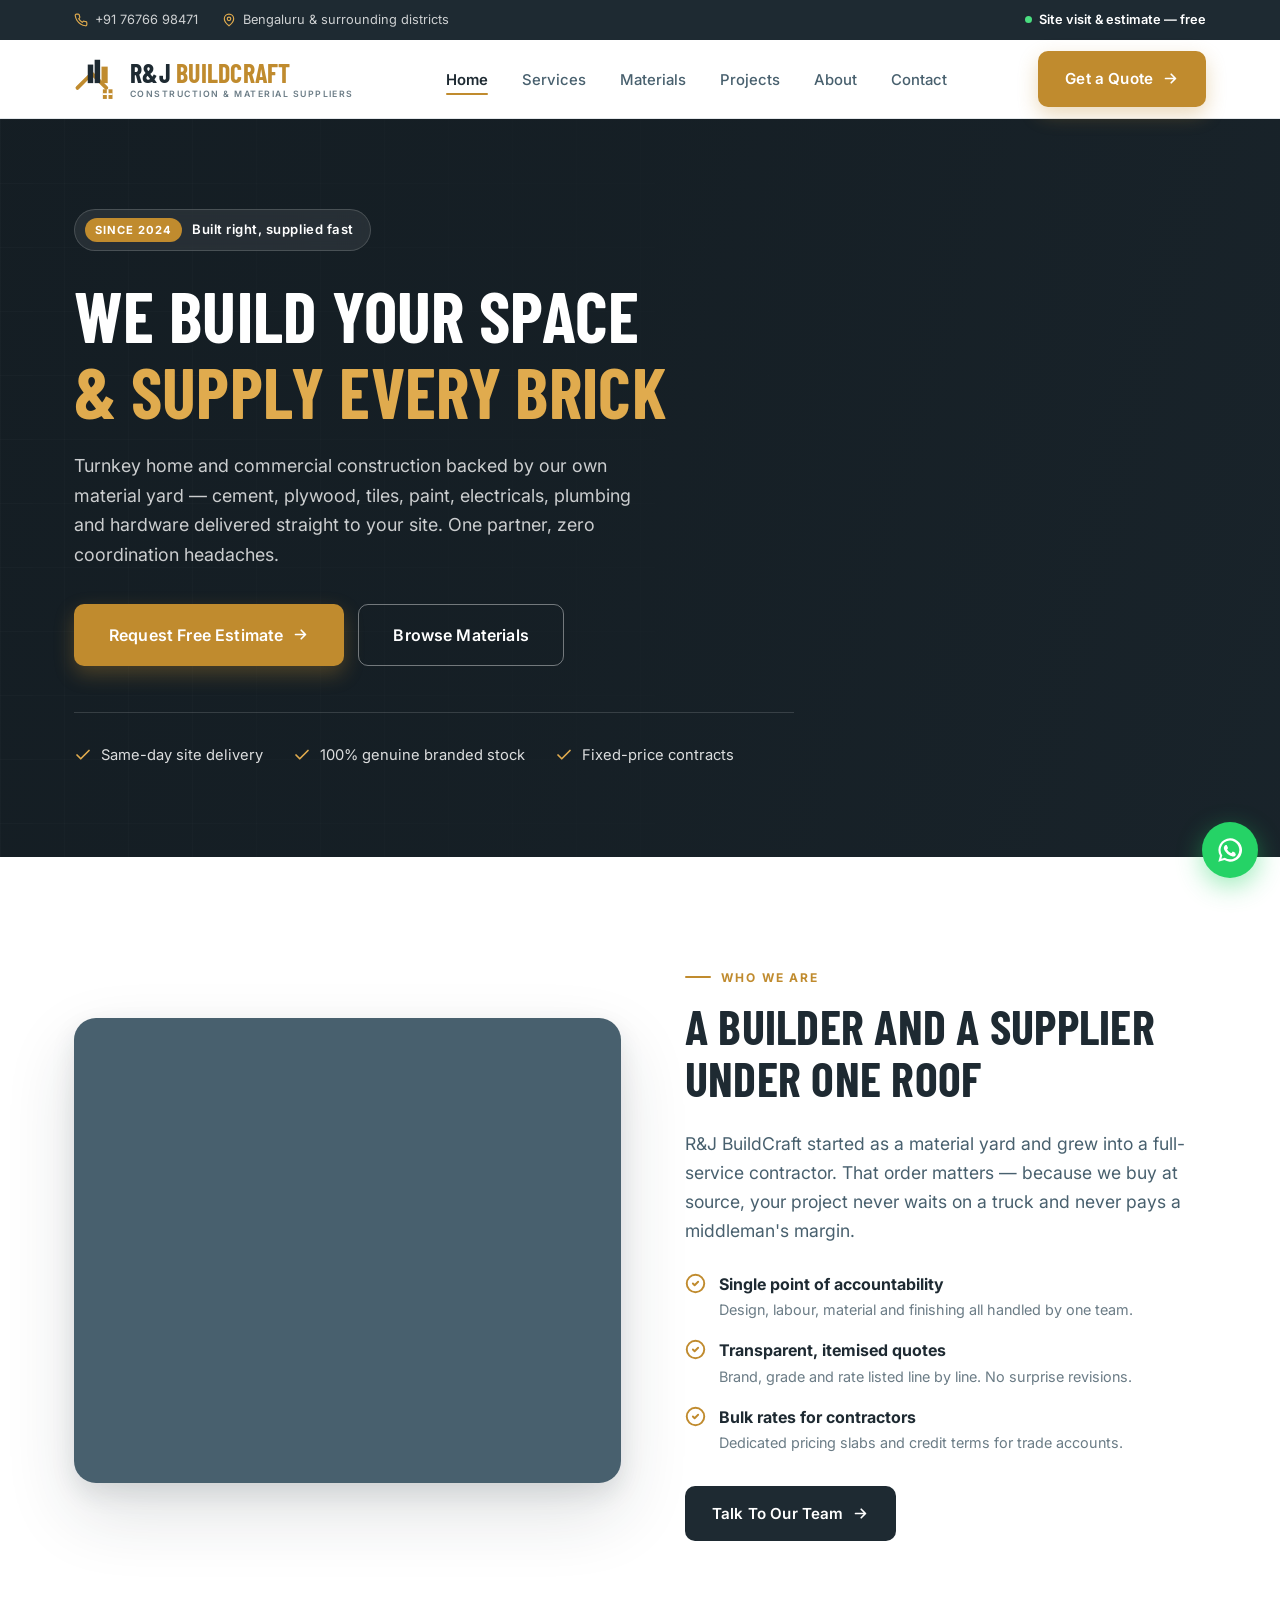
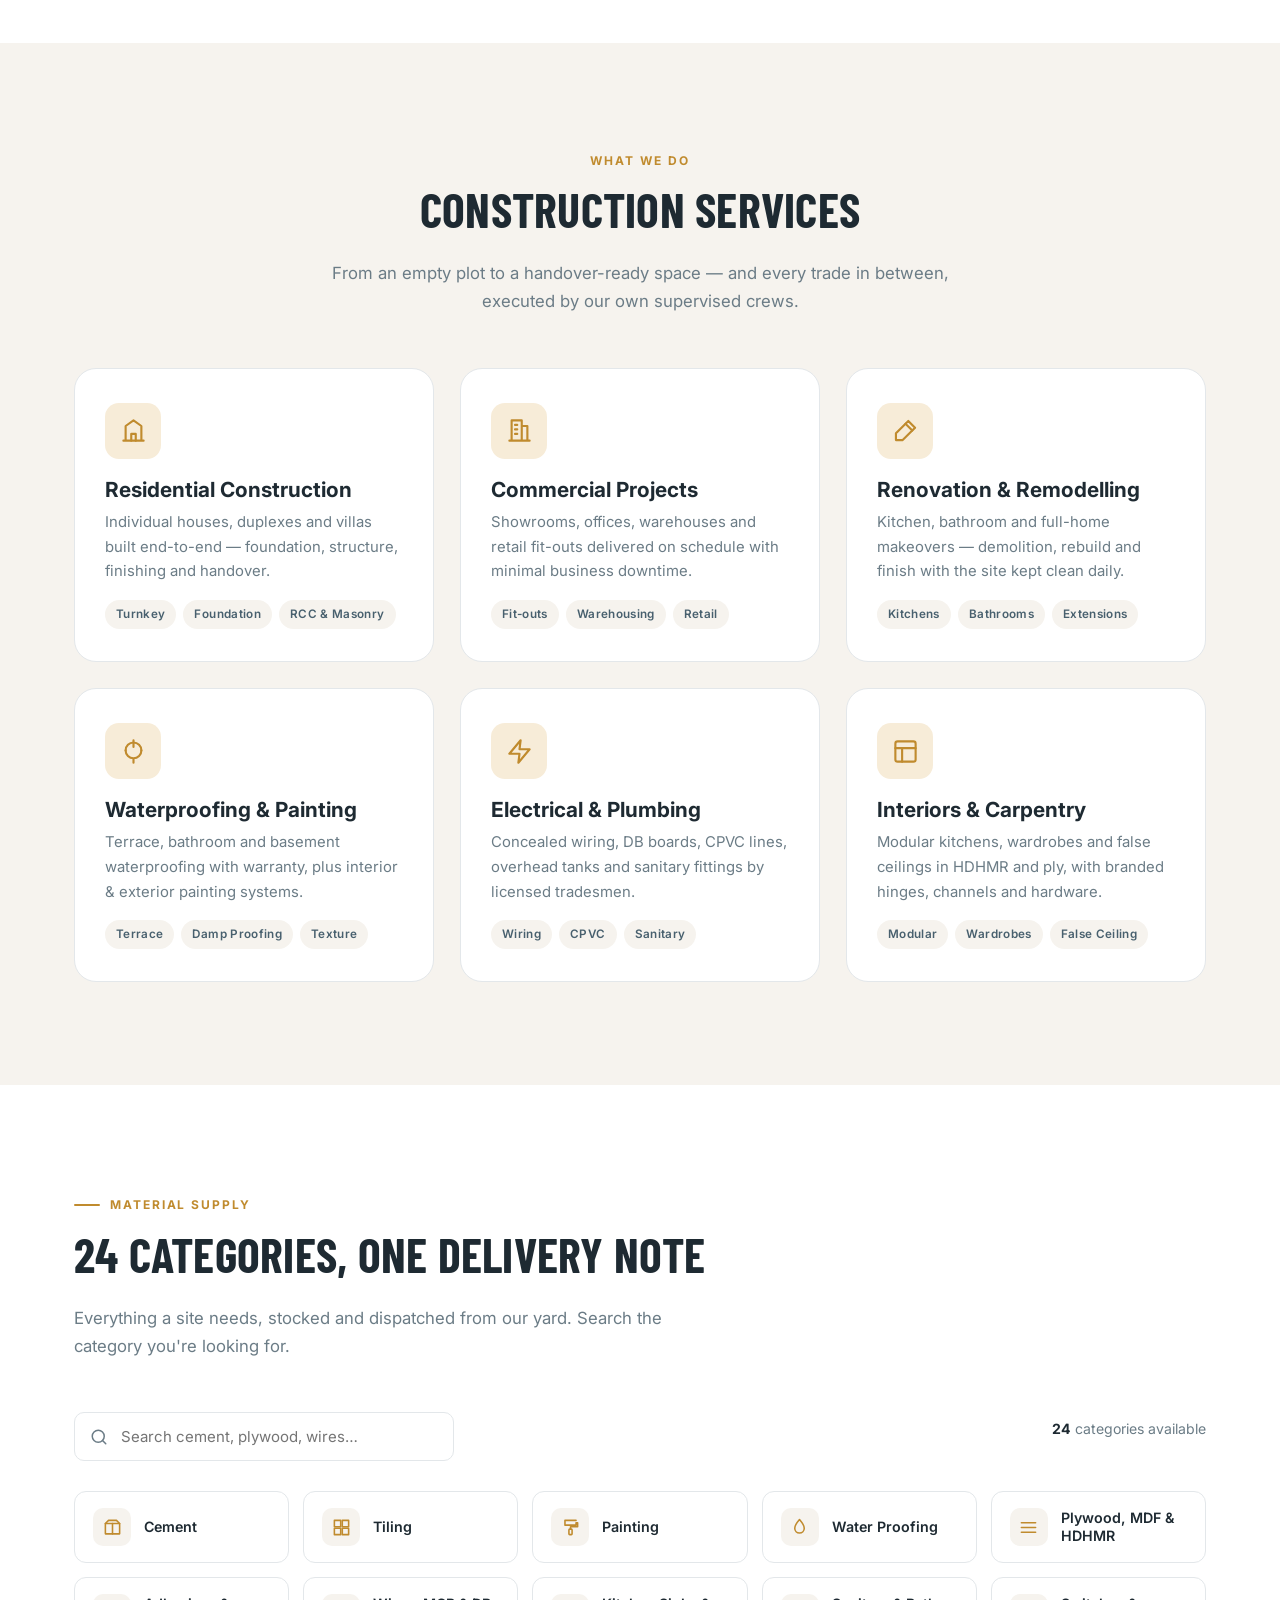
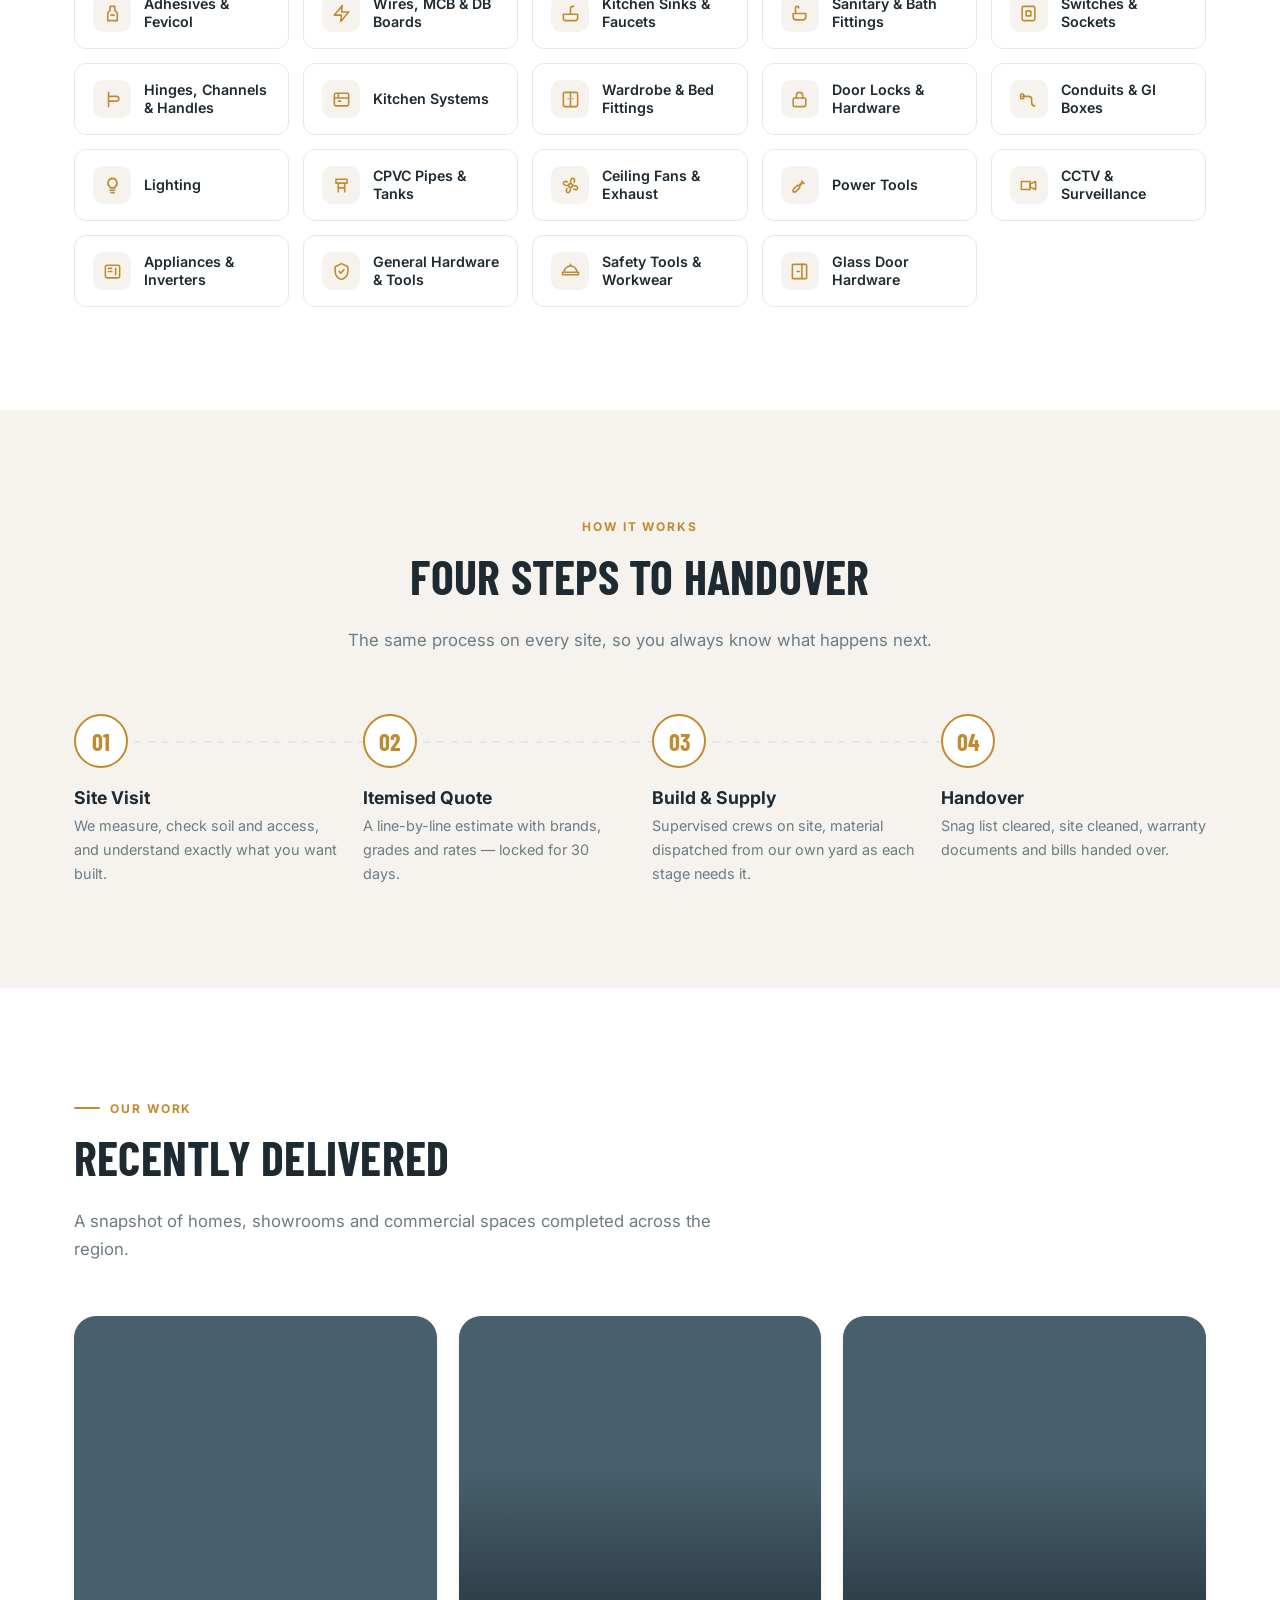
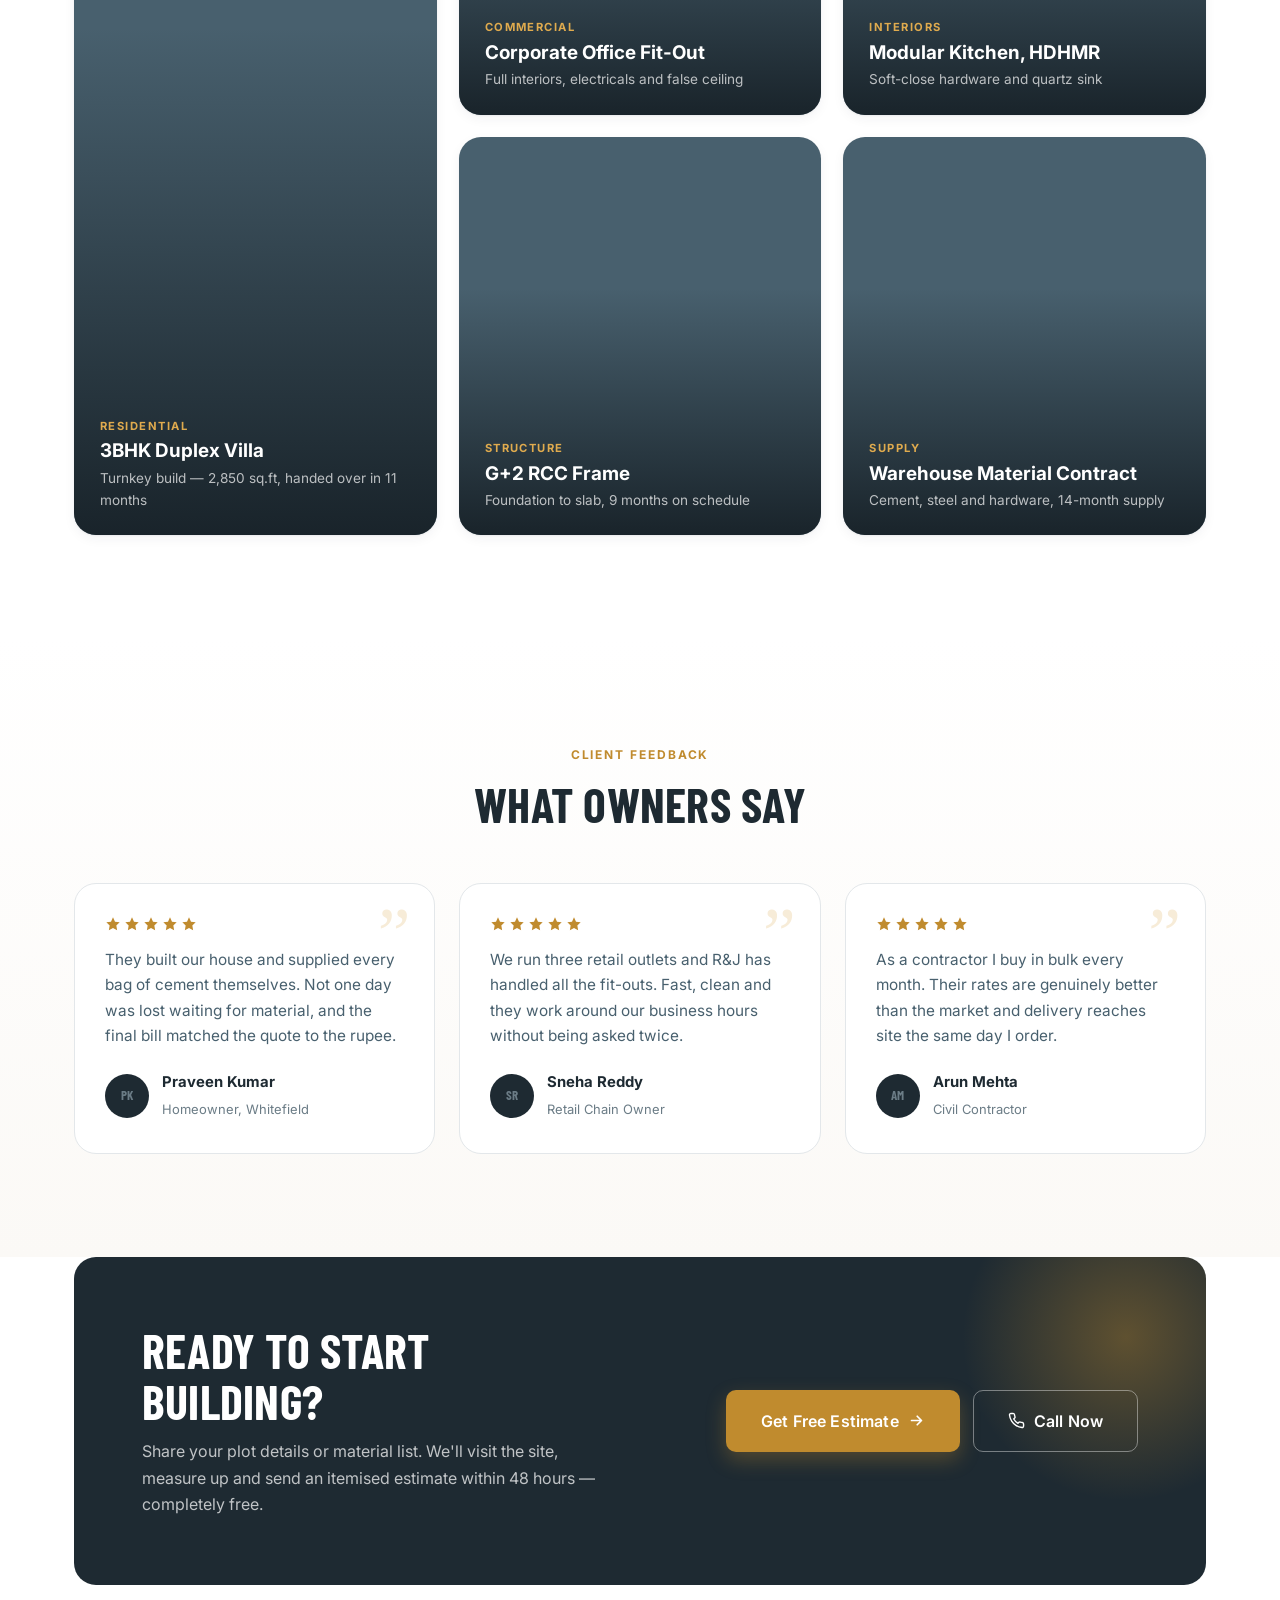
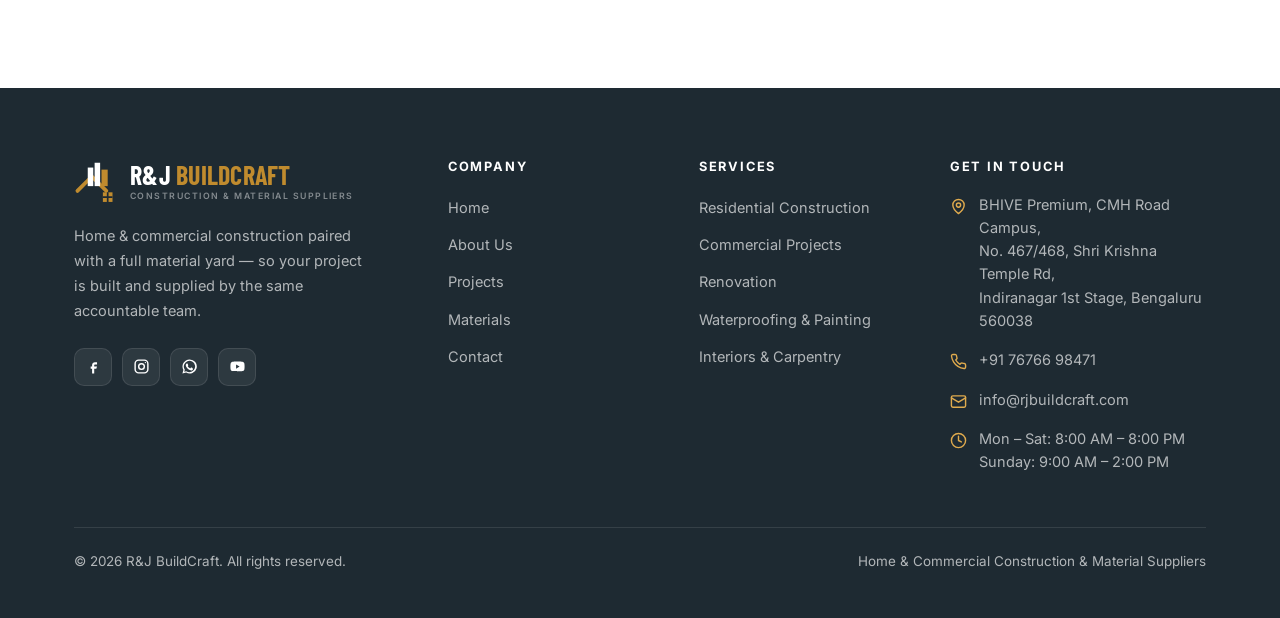
<file: index.html>
<!DOCTYPE html>
<html lang="en">
<head>
<meta charset="UTF-8">
<meta name="viewport" content="width=device-width, initial-scale=1">
<title>R&amp;J BuildCraft | Home &amp; Commercial Construction &amp; Material Suppliers</title>
<meta name="description" content="R&amp;J BuildCraft — turnkey home &amp; commercial construction plus fast delivery of cement, plywood, tiles, paint, electricals, sanitaryware and hardware. One partner from foundation to finish.">
<meta name="theme-color" content="#1E2A32">
<link rel="canonical" href="https://randjbuildcraft.com/">
<meta property="og:type" content="website">
<meta property="og:site_name" content="R&amp;J BuildCraft">
<meta property="og:url" content="https://randjbuildcraft.com/">
<meta property="og:title" content="R&amp;J BuildCraft | Home &amp; Commercial Construction &amp; Material Suppliers">
<meta property="og:description" content="Turnkey home &amp; commercial construction plus fast delivery of cement, plywood, tiles, paint, electricals, sanitaryware and hardware. One partner from foundation to finish.">
<meta property="og:image" content="https://images.unsplash.com/photo-1541888946425-d81bb19240f5?auto=format&fit=crop&w=1200&q=80">
<meta property="og:image:width" content="1200">
<meta property="og:image:height" content="800">
<meta name="twitter:card" content="summary_large_image">
<meta name="twitter:title" content="R&amp;J BuildCraft | Home &amp; Commercial Construction &amp; Material Suppliers">
<meta name="twitter:description" content="Turnkey home &amp; commercial construction plus fast delivery of cement, plywood, tiles, paint, electricals, sanitaryware and hardware. One partner from foundation to finish.">
<meta name="twitter:image" content="https://images.unsplash.com/photo-1541888946425-d81bb19240f5?auto=format&fit=crop&w=1200&q=80">
<link rel="preconnect" href="https://fonts.googleapis.com">
<link rel="preconnect" href="https://fonts.gstatic.com" crossorigin>
<link href="https://fonts.googleapis.com/css2?family=Barlow+Condensed:wght@600;700&family=Inter:wght@400;500;600;700&display=swap" rel="stylesheet">
<link rel="stylesheet" href="css/style.css">
<link rel="icon" href="data:image/svg+xml,%3Csvg xmlns='http://www.w3.org/2000/svg' viewBox='0 0 64 64'%3E%3Crect width='64' height='64' rx='12' fill='%231E2A32'/%3E%3Cpath d='M10 46 28 26l18 20' stroke='%23C08B2E' stroke-width='6' fill='none' stroke-linejoin='round' stroke-linecap='round'/%3E%3Crect x='24' y='14' width='8' height='24' fill='%23fff'/%3E%3Crect x='36' y='20' width='8' height='18' fill='%23C08B2E'/%3E%3C/svg%3E">
</head>
<body>

<!-- ============ HEADER ============ -->
<header class="header" id="header">
  <div class="topbar">
    <div class="container">
      <div class="topbar-list">
        <a class="topbar-item" href="tel:+917676698471">
          <svg viewBox="0 0 24 24" fill="none" stroke="currentColor" stroke-width="2" stroke-linecap="round" stroke-linejoin="round"><path d="M22 16.92v3a2 2 0 0 1-2.18 2 19.79 19.79 0 0 1-8.63-3.07 19.5 19.5 0 0 1-6-6 19.79 19.79 0 0 1-3.07-8.67A2 2 0 0 1 4.11 2h3a2 2 0 0 1 2 1.72c.13.96.36 1.9.7 2.81a2 2 0 0 1-.45 2.11L8.09 9.91a16 16 0 0 0 6 6l1.27-1.27a2 2 0 0 1 2.11-.45c.9.34 1.85.57 2.81.7A2 2 0 0 1 22 16.92z"/></svg>
          +91 76766 98471
        </a>
        <span class="topbar-item">
          <svg viewBox="0 0 24 24" fill="none" stroke="currentColor" stroke-width="2" stroke-linecap="round" stroke-linejoin="round"><path d="M20 10c0 6-8 12-8 12s-8-6-8-12a8 8 0 0 1 16 0z"/><circle cx="12" cy="10" r="3"/></svg>
          Bengaluru &amp; surrounding districts
        </span>
      </div>
      <span class="topbar-badge"><span class="dot"></span> Site visit &amp; estimate — free</span>
    </div>
  </div>

  <div class="container">
    <nav class="navbar">
      <a class="logo" href="index.html" aria-label="R&amp;J BuildCraft home">
        <svg class="logo-mark" viewBox="0 0 64 64" fill="none" aria-hidden="true">
          <path d="M5 45 26 24l21 21" stroke="#C08B2E" stroke-width="5.5" stroke-linejoin="round" stroke-linecap="round"/>
          <rect x="20" y="11" width="8" height="27" fill="var(--logo-dark)"/>
          <rect x="30" y="4" width="8" height="34" fill="var(--logo-dark)"/>
          <rect x="40" y="14" width="9" height="24" fill="#C08B2E"/>
          <rect x="42" y="47" width="14" height="14" fill="#C08B2E"/>
          <path d="M49 47v14M42 54h14" stroke="#fff" stroke-width="2.5"/>
        </svg>
        <span class="logo-text">
          <span class="logo-name">R&amp;J <span>BuildCraft</span></span>
          <span class="logo-tag">Construction &amp; Material Suppliers</span>
        </span>
      </a>

      <ul class="nav" id="nav" style="list-style:none;margin:0;padding:0">
        <li><a href="index.html" class="is-active">Home</a></li>
        <li><a href="#services">Services</a></li>
        <li><a href="#materials">Materials</a></li>
        <li><a href="#projects">Projects</a></li>
        <li><a href="#about">About</a></li>
        <li><a href="contact.html">Contact</a></li>
      </ul>

      <div class="nav-actions">
        <a class="btn btn--primary" href="contact.html">
          Get a Quote
          <svg viewBox="0 0 24 24" fill="none" stroke="currentColor" stroke-width="2.4" stroke-linecap="round" stroke-linejoin="round"><path d="M5 12h14M13 6l6 6-6 6"/></svg>
        </a>
        <button class="nav-toggle" id="navToggle" aria-label="Toggle menu" aria-expanded="false" aria-controls="nav">
          <span></span><span></span><span></span>
        </button>
      </div>
    </nav>
  </div>
</header>

<main>

<!-- ============ HERO ============ -->
<section class="hero">
  <div class="hero-bg"></div>
  <div class="hero-grid-lines"></div>
  <div class="container">
    <div class="hero-inner">
      <span class="hero-pill"><b>Since 2024</b> Built right, supplied fast</span>
      <h1>We Build Your Space<em>&amp; Supply Every Brick</em></h1>
      <p class="hero-sub">
        Turnkey home and commercial construction backed by our own material yard —
        cement, plywood, tiles, paint, electricals, plumbing and hardware delivered
        straight to your site. One partner, zero coordination headaches.
      </p>
      <div class="hero-cta">
        <a class="btn btn--primary btn--lg" href="contact.html">
          Request Free Estimate
          <svg viewBox="0 0 24 24" fill="none" stroke="currentColor" stroke-width="2.4" stroke-linecap="round" stroke-linejoin="round"><path d="M5 12h14M13 6l6 6-6 6"/></svg>
        </a>
        <a class="btn btn--ghost btn--lg" href="#materials">Browse Materials</a>
      </div>
      <div class="hero-points">
        <span class="hero-point"><svg viewBox="0 0 24 24" fill="none" stroke="currentColor" stroke-width="2.3" stroke-linecap="round" stroke-linejoin="round"><path d="M20 6 9 17l-5-5"/></svg> Same-day site delivery</span>
        <span class="hero-point"><svg viewBox="0 0 24 24" fill="none" stroke="currentColor" stroke-width="2.3" stroke-linecap="round" stroke-linejoin="round"><path d="M20 6 9 17l-5-5"/></svg> 100% genuine branded stock</span>
        <span class="hero-point"><svg viewBox="0 0 24 24" fill="none" stroke="currentColor" stroke-width="2.3" stroke-linecap="round" stroke-linejoin="round"><path d="M20 6 9 17l-5-5"/></svg> Fixed-price contracts</span>
      </div>
    </div>
  </div>
</section>


<!-- ============ ABOUT ============ -->
<section class="section" id="about">
  <div class="container">
    <div class="about-grid">
      <div class="about-media reveal">
        <div class="about-img"></div>
      </div>
      <div class="reveal">
        <span class="eyebrow">Who We Are</span>
        <h2>A Builder And A Supplier Under One Roof</h2>
        <p class="lead">
          R&amp;J BuildCraft started as a material yard and grew into a full-service
          contractor. That order matters — because we buy at source, your project
          never waits on a truck and never pays a middleman's margin.
        </p>
        <ul class="check-list">
          <li>
            <svg viewBox="0 0 24 24" fill="none" stroke="currentColor" stroke-width="2.2" stroke-linecap="round" stroke-linejoin="round"><circle cx="12" cy="12" r="10"/><path d="m9 12 2 2 4-4"/></svg>
            <div><b>Single point of accountability</b><span>Design, labour, material and finishing all handled by one team.</span></div>
          </li>
          <li>
            <svg viewBox="0 0 24 24" fill="none" stroke="currentColor" stroke-width="2.2" stroke-linecap="round" stroke-linejoin="round"><circle cx="12" cy="12" r="10"/><path d="m9 12 2 2 4-4"/></svg>
            <div><b>Transparent, itemised quotes</b><span>Brand, grade and rate listed line by line. No surprise revisions.</span></div>
          </li>
          <li>
            <svg viewBox="0 0 24 24" fill="none" stroke="currentColor" stroke-width="2.2" stroke-linecap="round" stroke-linejoin="round"><circle cx="12" cy="12" r="10"/><path d="m9 12 2 2 4-4"/></svg>
            <div><b>Bulk rates for contractors</b><span>Dedicated pricing slabs and credit terms for trade accounts.</span></div>
          </li>
        </ul>
        <a class="btn btn--dark" href="contact.html">
          Talk To Our Team
          <svg viewBox="0 0 24 24" fill="none" stroke="currentColor" stroke-width="2.4" stroke-linecap="round" stroke-linejoin="round"><path d="M5 12h14M13 6l6 6-6 6"/></svg>
        </a>
      </div>
    </div>
  </div>
</section>

<!-- ============ SERVICES ============ -->
<section class="section section--sand" id="services">
  <div class="container">
    <div class="section-head center reveal">
      <span class="eyebrow">What We Do</span>
      <h2>Construction Services</h2>
      <p>From an empty plot to a handover-ready space — and every trade in between, executed by our own supervised crews.</p>
    </div>

    <div class="cards">
      <article class="card reveal">
        <div class="card-icon"><svg viewBox="0 0 24 24" fill="none" stroke="currentColor" stroke-width="1.9" stroke-linecap="round" stroke-linejoin="round"><path d="M3 21h18M5 21V8l7-5 7 5v13"/><path d="M10 21v-6h4v6"/></svg></div>
        <h3>Residential Construction</h3>
        <p>Individual houses, duplexes and villas built end-to-end — foundation, structure, finishing and handover.</p>
        <div class="card-tags"><span class="tag">Turnkey</span><span class="tag">Foundation</span><span class="tag">RCC &amp; Masonry</span></div>
      </article>

      <article class="card reveal">
        <div class="card-icon"><svg viewBox="0 0 24 24" fill="none" stroke="currentColor" stroke-width="1.9" stroke-linecap="round" stroke-linejoin="round"><path d="M3 21h18M5 21V3h9v18M14 8h5v13"/><path d="M8 7h2M8 11h2M8 15h2"/></svg></div>
        <h3>Commercial Projects</h3>
        <p>Showrooms, offices, warehouses and retail fit-outs delivered on schedule with minimal business downtime.</p>
        <div class="card-tags"><span class="tag">Fit-outs</span><span class="tag">Warehousing</span><span class="tag">Retail</span></div>
      </article>

      <article class="card reveal">
        <div class="card-icon"><svg viewBox="0 0 24 24" fill="none" stroke="currentColor" stroke-width="1.9" stroke-linecap="round" stroke-linejoin="round"><path d="m14.5 3.5 6 6-11 11H3.5v-6z"/><path d="m12 6 6 6"/></svg></div>
        <h3>Renovation &amp; Remodelling</h3>
        <p>Kitchen, bathroom and full-home makeovers — demolition, rebuild and finish with the site kept clean daily.</p>
        <div class="card-tags"><span class="tag">Kitchens</span><span class="tag">Bathrooms</span><span class="tag">Extensions</span></div>
      </article>

      <article class="card reveal">
        <div class="card-icon"><svg viewBox="0 0 24 24" fill="none" stroke="currentColor" stroke-width="1.9" stroke-linecap="round" stroke-linejoin="round"><path d="M19 11a7 7 0 1 1-14 0"/><path d="M12 2v6M12 22v-3"/><path d="M5 11a7 7 0 0 1 14 0"/></svg></div>
        <h3>Waterproofing &amp; Painting</h3>
        <p>Terrace, bathroom and basement waterproofing with warranty, plus interior &amp; exterior painting systems.</p>
        <div class="card-tags"><span class="tag">Terrace</span><span class="tag">Damp Proofing</span><span class="tag">Texture</span></div>
      </article>

      <article class="card reveal">
        <div class="card-icon"><svg viewBox="0 0 24 24" fill="none" stroke="currentColor" stroke-width="1.9" stroke-linecap="round" stroke-linejoin="round"><path d="M13 2 3 14h9l-1 8 10-12h-9z"/></svg></div>
        <h3>Electrical &amp; Plumbing</h3>
        <p>Concealed wiring, DB boards, CPVC lines, overhead tanks and sanitary fittings by licensed tradesmen.</p>
        <div class="card-tags"><span class="tag">Wiring</span><span class="tag">CPVC</span><span class="tag">Sanitary</span></div>
      </article>

      <article class="card reveal">
        <div class="card-icon"><svg viewBox="0 0 24 24" fill="none" stroke="currentColor" stroke-width="1.9" stroke-linecap="round" stroke-linejoin="round"><rect x="3" y="3" width="18" height="18" rx="2"/><path d="M3 9h18M9 21V9"/></svg></div>
        <h3>Interiors &amp; Carpentry</h3>
        <p>Modular kitchens, wardrobes and false ceilings in HDHMR and ply, with branded hinges, channels and hardware.</p>
        <div class="card-tags"><span class="tag">Modular</span><span class="tag">Wardrobes</span><span class="tag">False Ceiling</span></div>
      </article>
    </div>
  </div>
</section>

<!-- ============ MATERIALS ============ -->
<section class="section" id="materials">
  <div class="container">
    <div class="section-head reveal">
      <span class="eyebrow">Material Supply</span>
      <h2>24 Categories, One Delivery Note</h2>
      <p>Everything a site needs, stocked and dispatched from our yard. Search the category you're looking for.</p>
    </div>

    <div class="materials-bar reveal">
      <div class="search-box">
        <svg viewBox="0 0 24 24" fill="none" stroke="currentColor" stroke-width="2" stroke-linecap="round" stroke-linejoin="round"><circle cx="11" cy="11" r="8"/><path d="m21 21-4.3-4.3"/></svg>
        <input type="search" id="materialSearch" placeholder="Search cement, plywood, wires…" aria-label="Search material categories">
      </div>
      <p class="materials-count" id="materialCount"><b>24</b> categories available</p>
    </div>

    <div class="material-grid reveal" id="materialGrid">
      <!-- populated statically below; JS only filters -->
      <div class="material"><span class="material-ico"><svg viewBox="0 0 24 24" fill="none" stroke="currentColor" stroke-width="2" stroke-linecap="round" stroke-linejoin="round"><path d="M3 7h18v13H3z"/><path d="M3 7 7 3h10l4 4M12 7v13"/></svg></span><span class="material-name">Cement</span></div>
      <div class="material"><span class="material-ico"><svg viewBox="0 0 24 24" fill="none" stroke="currentColor" stroke-width="2" stroke-linecap="round" stroke-linejoin="round"><rect x="3" y="3" width="8" height="8"/><rect x="13" y="3" width="8" height="8"/><rect x="3" y="13" width="8" height="8"/><rect x="13" y="13" width="8" height="8"/></svg></span><span class="material-name">Tiling</span></div>
      <div class="material"><span class="material-ico"><svg viewBox="0 0 24 24" fill="none" stroke="currentColor" stroke-width="2" stroke-linecap="round" stroke-linejoin="round"><path d="M19 3H5v6h14V6h2v5H12v3"/><rect x="10" y="14" width="4" height="7" rx="1"/></svg></span><span class="material-name">Painting</span></div>
      <div class="material"><span class="material-ico"><svg viewBox="0 0 24 24" fill="none" stroke="currentColor" stroke-width="2" stroke-linecap="round" stroke-linejoin="round"><path d="M12 2s6 7 6 11a6 6 0 0 1-12 0c0-4 6-11 6-11z"/></svg></span><span class="material-name">Water Proofing</span></div>
      <div class="material"><span class="material-ico"><svg viewBox="0 0 24 24" fill="none" stroke="currentColor" stroke-width="2" stroke-linecap="round" stroke-linejoin="round"><path d="M3 6h18M3 12h18M3 18h18"/></svg></span><span class="material-name">Plywood, MDF &amp; HDHMR</span></div>
      <div class="material"><span class="material-ico"><svg viewBox="0 0 24 24" fill="none" stroke="currentColor" stroke-width="2" stroke-linecap="round" stroke-linejoin="round"><path d="M9 3h6v5l3 3v10H6V11l3-3z"/><path d="M10 14h4"/></svg></span><span class="material-name">Adhesives &amp; Fevicol</span></div>
      <div class="material"><span class="material-ico"><svg viewBox="0 0 24 24" fill="none" stroke="currentColor" stroke-width="2" stroke-linecap="round" stroke-linejoin="round"><path d="M13 2 3 14h9l-1 8 10-12h-9z"/></svg></span><span class="material-name">Wires, MCB &amp; DB Boards</span></div>
      <div class="material"><span class="material-ico"><svg viewBox="0 0 24 24" fill="none" stroke="currentColor" stroke-width="2" stroke-linecap="round" stroke-linejoin="round"><path d="M3 13h18v5a3 3 0 0 1-3 3H6a3 3 0 0 1-3-3z"/><path d="M12 13V6a3 3 0 0 1 3-3h1"/></svg></span><span class="material-name">Kitchen Sinks &amp; Faucets</span></div>
      <div class="material"><span class="material-ico"><svg viewBox="0 0 24 24" fill="none" stroke="currentColor" stroke-width="2" stroke-linecap="round" stroke-linejoin="round"><path d="M4 12h16v4a4 4 0 0 1-4 4H8a4 4 0 0 1-4-4z"/><path d="M7 12V5a2 2 0 0 1 4 0"/></svg></span><span class="material-name">Sanitary &amp; Bath Fittings</span></div>
      <div class="material"><span class="material-ico"><svg viewBox="0 0 24 24" fill="none" stroke="currentColor" stroke-width="2" stroke-linecap="round" stroke-linejoin="round"><rect x="4" y="3" width="16" height="18" rx="2"/><path d="M9 9h6v6H9z"/></svg></span><span class="material-name">Switches &amp; Sockets</span></div>
      <div class="material"><span class="material-ico"><svg viewBox="0 0 24 24" fill="none" stroke="currentColor" stroke-width="2" stroke-linecap="round" stroke-linejoin="round"><path d="M7 3v18M7 8h10a3 3 0 0 1 0 6H7"/></svg></span><span class="material-name">Hinges, Channels &amp; Handles</span></div>
      <div class="material"><span class="material-ico"><svg viewBox="0 0 24 24" fill="none" stroke="currentColor" stroke-width="2" stroke-linecap="round" stroke-linejoin="round"><rect x="3" y="4" width="18" height="16" rx="2"/><path d="M3 10h18M8 4v6M8 14h3"/></svg></span><span class="material-name">Kitchen Systems</span></div>
      <div class="material"><span class="material-ico"><svg viewBox="0 0 24 24" fill="none" stroke="currentColor" stroke-width="2" stroke-linecap="round" stroke-linejoin="round"><rect x="3" y="3" width="18" height="18" rx="2"/><path d="M12 3v18M9 11h.01M15 11h.01"/></svg></span><span class="material-name">Wardrobe &amp; Bed Fittings</span></div>
      <div class="material"><span class="material-ico"><svg viewBox="0 0 24 24" fill="none" stroke="currentColor" stroke-width="2" stroke-linecap="round" stroke-linejoin="round"><rect x="4" y="10" width="16" height="11" rx="2"/><path d="M8 10V7a4 4 0 0 1 8 0v3"/></svg></span><span class="material-name">Door Locks &amp; Hardware</span></div>
      <div class="material"><span class="material-ico"><svg viewBox="0 0 24 24" fill="none" stroke="currentColor" stroke-width="2" stroke-linecap="round" stroke-linejoin="round"><path d="M4 8h8a4 4 0 0 1 4 4v4a4 4 0 0 0 4 4"/><rect x="2" y="5" width="4" height="6" rx="1"/></svg></span><span class="material-name">Conduits &amp; GI Boxes</span></div>
      <div class="material"><span class="material-ico"><svg viewBox="0 0 24 24" fill="none" stroke="currentColor" stroke-width="2" stroke-linecap="round" stroke-linejoin="round"><path d="M9 18h6M10 21h4"/><path d="M12 3a6 6 0 0 0-3 11v1h6v-1a6 6 0 0 0-3-11z"/></svg></span><span class="material-name">Lighting</span></div>
      <div class="material"><span class="material-ico"><svg viewBox="0 0 24 24" fill="none" stroke="currentColor" stroke-width="2" stroke-linecap="round" stroke-linejoin="round"><path d="M5 4h14v5H5zM8 9v11M16 9v11"/><path d="M8 15h8"/></svg></span><span class="material-name">CPVC Pipes &amp; Tanks</span></div>
      <div class="material"><span class="material-ico"><svg viewBox="0 0 24 24" fill="none" stroke="currentColor" stroke-width="2" stroke-linecap="round" stroke-linejoin="round"><circle cx="12" cy="12" r="2.5"/><path d="M12 9.5c0-4 1-6.5 3-6.5s3 2 1.5 5M12 14.5c0 4-1 6.5-3 6.5s-3-2-1.5-5M9.5 12c-4 0-6.5-1-6.5-3s2-3 5-1.5M14.5 12c4 0 6.5 1 6.5 3s-2 3-5 1.5"/></svg></span><span class="material-name">Ceiling Fans &amp; Exhaust</span></div>
      <div class="material"><span class="material-ico"><svg viewBox="0 0 24 24" fill="none" stroke="currentColor" stroke-width="2" stroke-linecap="round" stroke-linejoin="round"><path d="M14.7 6.3a4 4 0 0 1-5.4 5.4L4 17v3h3l5.3-5.3a4 4 0 0 1 5.4-5.4z"/></svg></span><span class="material-name">Power Tools</span></div>
      <div class="material"><span class="material-ico"><svg viewBox="0 0 24 24" fill="none" stroke="currentColor" stroke-width="2" stroke-linecap="round" stroke-linejoin="round"><path d="M3 7h11v10H3z"/><path d="m14 10 7-3v10l-7-3z"/></svg></span><span class="material-name">CCTV &amp; Surveillance</span></div>
      <div class="material"><span class="material-ico"><svg viewBox="0 0 24 24" fill="none" stroke="currentColor" stroke-width="2" stroke-linecap="round" stroke-linejoin="round"><rect x="3" y="4" width="18" height="16" rx="2"/><path d="M7 8h4M7 12h4M16 8v8"/></svg></span><span class="material-name">Appliances &amp; Inverters</span></div>
      <div class="material"><span class="material-ico"><svg viewBox="0 0 24 24" fill="none" stroke="currentColor" stroke-width="2" stroke-linecap="round" stroke-linejoin="round"><path d="M12 2 4 6v6c0 5 3.5 8.5 8 10 4.5-1.5 8-5 8-10V6z"/><path d="m9 12 2 2 4-4"/></svg></span><span class="material-name">General Hardware &amp; Tools</span></div>
      <div class="material"><span class="material-ico"><svg viewBox="0 0 24 24" fill="none" stroke="currentColor" stroke-width="2" stroke-linecap="round" stroke-linejoin="round"><path d="M4 13a8 8 0 0 1 16 0"/><path d="M2 13h20v3H2zM12 5V3"/></svg></span><span class="material-name">Safety Tools &amp; Workwear</span></div>
      <div class="material"><span class="material-ico"><svg viewBox="0 0 24 24" fill="none" stroke="currentColor" stroke-width="2" stroke-linecap="round" stroke-linejoin="round"><rect x="3" y="3" width="18" height="18" rx="1"/><path d="M15 3v18M9 12h3"/></svg></span><span class="material-name">Glass Door Hardware</span></div>
      <p class="no-results" id="noResults" hidden>No category matched that search. Call us on <a href="tel:+917676698471" style="color:var(--gold);font-weight:600">+91 76766 98471</a> — we probably stock it anyway.</p>
    </div>
  </div>
</section>

<!-- ============ PROCESS ============ -->
<section class="section section--sand">
  <div class="container">
    <div class="section-head center reveal">
      <span class="eyebrow">How It Works</span>
      <h2>Four Steps To Handover</h2>
      <p>The same process on every site, so you always know what happens next.</p>
    </div>
    <div class="steps">
      <div class="step reveal">
        <div class="step-num">01</div>
        <h3>Site Visit</h3>
        <p>We measure, check soil and access, and understand exactly what you want built.</p>
      </div>
      <div class="step reveal">
        <div class="step-num">02</div>
        <h3>Itemised Quote</h3>
        <p>A line-by-line estimate with brands, grades and rates — locked for 30 days.</p>
      </div>
      <div class="step reveal">
        <div class="step-num">03</div>
        <h3>Build &amp; Supply</h3>
        <p>Supervised crews on site, material dispatched from our own yard as each stage needs it.</p>
      </div>
      <div class="step reveal">
        <div class="step-num">04</div>
        <h3>Handover</h3>
        <p>Snag list cleared, site cleaned, warranty documents and bills handed over.</p>
      </div>
    </div>
  </div>
</section>

<!-- ============ PROJECTS ============ -->
<section class="section" id="projects">
  <div class="container">
    <div class="section-head reveal">
      <span class="eyebrow">Our Work</span>
      <h2>Recently Delivered</h2>
      <p>A snapshot of homes, showrooms and commercial spaces completed across the region.</p>
    </div>

    <div class="projects reveal">
      <article class="project">
        <div class="project-img" style="background-image:url('https://images.unsplash.com/photo-1600585154340-be6161a56a0c?auto=format&amp;fit=crop&amp;w=900&amp;q=80')"></div>
        <div class="project-info">
          <span class="project-cat">Residential</span>
          <h3>3BHK Duplex Villa</h3>
          <p>Turnkey build — 2,850 sq.ft, handed over in 11 months</p>
        </div>
      </article>
      <article class="project">
        <div class="project-img" style="background-image:url('https://images.unsplash.com/photo-1497366754035-f200968a6e72?auto=format&amp;fit=crop&amp;w=900&amp;q=80')"></div>
        <div class="project-info">
          <span class="project-cat">Commercial</span>
          <h3>Corporate Office Fit-Out</h3>
          <p>Full interiors, electricals and false ceiling</p>
        </div>
      </article>
      <article class="project">
        <div class="project-img" style="background-image:url('https://images.unsplash.com/photo-1556909212-d5b604d0c90d?auto=format&amp;fit=crop&amp;w=900&amp;q=80')"></div>
        <div class="project-info">
          <span class="project-cat">Interiors</span>
          <h3>Modular Kitchen, HDHMR</h3>
          <p>Soft-close hardware and quartz sink</p>
        </div>
      </article>
      <article class="project">
        <div class="project-img" style="background-image:url('https://images.unsplash.com/photo-1504307651254-35680f356dfd?auto=format&amp;fit=crop&amp;w=900&amp;q=80')"></div>
        <div class="project-info">
          <span class="project-cat">Structure</span>
          <h3>G+2 RCC Frame</h3>
          <p>Foundation to slab, 9 months on schedule</p>
        </div>
      </article>
      <article class="project">
        <div class="project-img" style="background-image:url('https://images.unsplash.com/photo-1586528116311-ad8dd3c8310d?auto=format&amp;fit=crop&amp;w=900&amp;q=80')"></div>
        <div class="project-info">
          <span class="project-cat">Supply</span>
          <h3>Warehouse Material Contract</h3>
          <p>Cement, steel and hardware, 14-month supply</p>
        </div>
      </article>
    </div>
  </div>
</section>

<!-- ============ TESTIMONIALS ============ -->
<section class="section section--tint">
  <div class="container">
    <div class="section-head center reveal">
      <span class="eyebrow">Client Feedback</span>
      <h2>What Owners Say</h2>
    </div>
    <div class="quotes">
      <article class="quote reveal">
        <span class="quote-mark">&rdquo;</span>
        <div class="stars" aria-label="5 out of 5">
          <svg viewBox="0 0 24 24" fill="currentColor"><path d="m12 2 3 6.5 7 1-5 4.9 1.2 7L12 18l-6.2 3.4L7 14.4 2 9.5l7-1z"/></svg>
          <svg viewBox="0 0 24 24" fill="currentColor"><path d="m12 2 3 6.5 7 1-5 4.9 1.2 7L12 18l-6.2 3.4L7 14.4 2 9.5l7-1z"/></svg>
          <svg viewBox="0 0 24 24" fill="currentColor"><path d="m12 2 3 6.5 7 1-5 4.9 1.2 7L12 18l-6.2 3.4L7 14.4 2 9.5l7-1z"/></svg>
          <svg viewBox="0 0 24 24" fill="currentColor"><path d="m12 2 3 6.5 7 1-5 4.9 1.2 7L12 18l-6.2 3.4L7 14.4 2 9.5l7-1z"/></svg>
          <svg viewBox="0 0 24 24" fill="currentColor"><path d="m12 2 3 6.5 7 1-5 4.9 1.2 7L12 18l-6.2 3.4L7 14.4 2 9.5l7-1z"/></svg>
        </div>
        <p>They built our house and supplied every bag of cement themselves. Not one day was lost waiting for material, and the final bill matched the quote to the rupee.</p>
        <div class="quote-by">
          <span class="avatar">PK</span>
          <div><b>Praveen Kumar</b><span>Homeowner, Whitefield</span></div>
        </div>
      </article>

      <article class="quote reveal">
        <span class="quote-mark">&rdquo;</span>
        <div class="stars" aria-label="5 out of 5">
          <svg viewBox="0 0 24 24" fill="currentColor"><path d="m12 2 3 6.5 7 1-5 4.9 1.2 7L12 18l-6.2 3.4L7 14.4 2 9.5l7-1z"/></svg>
          <svg viewBox="0 0 24 24" fill="currentColor"><path d="m12 2 3 6.5 7 1-5 4.9 1.2 7L12 18l-6.2 3.4L7 14.4 2 9.5l7-1z"/></svg>
          <svg viewBox="0 0 24 24" fill="currentColor"><path d="m12 2 3 6.5 7 1-5 4.9 1.2 7L12 18l-6.2 3.4L7 14.4 2 9.5l7-1z"/></svg>
          <svg viewBox="0 0 24 24" fill="currentColor"><path d="m12 2 3 6.5 7 1-5 4.9 1.2 7L12 18l-6.2 3.4L7 14.4 2 9.5l7-1z"/></svg>
          <svg viewBox="0 0 24 24" fill="currentColor"><path d="m12 2 3 6.5 7 1-5 4.9 1.2 7L12 18l-6.2 3.4L7 14.4 2 9.5l7-1z"/></svg>
        </div>
        <p>We run three retail outlets and R&amp;J has handled all the fit-outs. Fast, clean and they work around our business hours without being asked twice.</p>
        <div class="quote-by">
          <span class="avatar">SR</span>
          <div><b>Sneha Reddy</b><span>Retail Chain Owner</span></div>
        </div>
      </article>

      <article class="quote reveal">
        <span class="quote-mark">&rdquo;</span>
        <div class="stars" aria-label="5 out of 5">
          <svg viewBox="0 0 24 24" fill="currentColor"><path d="m12 2 3 6.5 7 1-5 4.9 1.2 7L12 18l-6.2 3.4L7 14.4 2 9.5l7-1z"/></svg>
          <svg viewBox="0 0 24 24" fill="currentColor"><path d="m12 2 3 6.5 7 1-5 4.9 1.2 7L12 18l-6.2 3.4L7 14.4 2 9.5l7-1z"/></svg>
          <svg viewBox="0 0 24 24" fill="currentColor"><path d="m12 2 3 6.5 7 1-5 4.9 1.2 7L12 18l-6.2 3.4L7 14.4 2 9.5l7-1z"/></svg>
          <svg viewBox="0 0 24 24" fill="currentColor"><path d="m12 2 3 6.5 7 1-5 4.9 1.2 7L12 18l-6.2 3.4L7 14.4 2 9.5l7-1z"/></svg>
          <svg viewBox="0 0 24 24" fill="currentColor"><path d="m12 2 3 6.5 7 1-5 4.9 1.2 7L12 18l-6.2 3.4L7 14.4 2 9.5l7-1z"/></svg>
        </div>
        <p>As a contractor I buy in bulk every month. Their rates are genuinely better than the market and delivery reaches site the same day I order.</p>
        <div class="quote-by">
          <span class="avatar">AM</span>
          <div><b>Arun Mehta</b><span>Civil Contractor</span></div>
        </div>
      </article>
    </div>
  </div>
</section>

<!-- ============ CTA ============ -->
<section class="section" style="padding-top:0">
  <div class="container">
    <div class="cta-band reveal">
      <div>
        <h2>Ready To Start Building?</h2>
        <p>Share your plot details or material list. We'll visit the site, measure up and send an itemised estimate within 48 hours — completely free.</p>
      </div>
      <div class="cta-actions">
        <a class="btn btn--primary btn--lg" href="contact.html">
          Get Free Estimate
          <svg viewBox="0 0 24 24" fill="none" stroke="currentColor" stroke-width="2.4" stroke-linecap="round" stroke-linejoin="round"><path d="M5 12h14M13 6l6 6-6 6"/></svg>
        </a>
        <a class="btn btn--ghost btn--lg" href="tel:+917676698471">
          <svg viewBox="0 0 24 24" fill="none" stroke="currentColor" stroke-width="2" stroke-linecap="round" stroke-linejoin="round"><path d="M22 16.92v3a2 2 0 0 1-2.18 2 19.79 19.79 0 0 1-8.63-3.07 19.5 19.5 0 0 1-6-6 19.79 19.79 0 0 1-3.07-8.67A2 2 0 0 1 4.11 2h3a2 2 0 0 1 2 1.72c.13.96.36 1.9.7 2.81a2 2 0 0 1-.45 2.11L8.09 9.91a16 16 0 0 0 6 6l1.27-1.27a2 2 0 0 1 2.11-.45c.9.34 1.85.57 2.81.7A2 2 0 0 1 22 16.92z"/></svg>
          Call Now
        </a>
      </div>
    </div>
  </div>
</section>

</main>

<!-- ============ FOOTER ============ -->
<footer class="footer">
  <div class="container">
    <div class="footer-grid">
      <div>
        <a class="logo" href="index.html">
          <svg class="logo-mark" viewBox="0 0 64 64" fill="none" aria-hidden="true">
            <path d="M5 45 26 24l21 21" stroke="#C08B2E" stroke-width="5.5" stroke-linejoin="round" stroke-linecap="round"/>
            <rect x="20" y="11" width="8" height="27" fill="var(--logo-dark)"/>
            <rect x="30" y="4" width="8" height="34" fill="var(--logo-dark)"/>
            <rect x="40" y="14" width="9" height="24" fill="#C08B2E"/>
            <rect x="42" y="47" width="14" height="14" fill="#C08B2E"/>
            <path d="M49 47v14M42 54h14" stroke="#1E2A32" stroke-width="2.5"/>
          </svg>
          <span class="logo-text">
            <span class="logo-name">R&amp;J <span>BuildCraft</span></span>
            <span class="logo-tag">Construction &amp; Material Suppliers</span>
          </span>
        </a>
        <p class="footer-about">Home &amp; commercial construction paired with a full material yard — so your project is built and supplied by the same accountable team.</p>
        <div class="socials">
          <a href="#" aria-label="Facebook"><svg viewBox="0 0 24 24" fill="currentColor"><path d="M14 9h3V6h-3c-2.2 0-4 1.8-4 4v2H8v3h2v7h3v-7h3l1-3h-4v-2c0-.6.4-1 1-1z"/></svg></a>
          <a href="#" aria-label="Instagram"><svg viewBox="0 0 24 24" fill="none" stroke="currentColor" stroke-width="2"><rect x="3" y="3" width="18" height="18" rx="5"/><circle cx="12" cy="12" r="4"/><circle cx="17.5" cy="6.5" r="1" fill="currentColor" stroke="none"/></svg></a>
          <a href="https://wa.me/917676698471" aria-label="WhatsApp"><svg viewBox="0 0 24 24" fill="currentColor"><path d="M12 2a10 10 0 0 0-8.6 15L2 22l5.2-1.4A10 10 0 1 0 12 2zm0 18a8 8 0 0 1-4.1-1.1l-.3-.2-3 .8.8-2.9-.2-.3A8 8 0 1 1 12 20zm4.4-5.8c-.2-.1-1.4-.7-1.6-.8s-.4-.1-.6.1-.6.8-.8 1-.3.2-.6 0a6.6 6.6 0 0 1-3.2-2.8c-.2-.4.2-.4.6-1.2.1-.1 0-.3 0-.4l-.8-1.9c-.2-.4-.4-.4-.6-.4h-.5a1 1 0 0 0-.7.3 3 3 0 0 0-.9 2.2 5.2 5.2 0 0 0 1.1 2.7 11.8 11.8 0 0 0 4.5 4c1.5.6 2.1.7 2.9.6a2.5 2.5 0 0 0 1.6-1.2 2 2 0 0 0 .1-1.1c0-.1-.2-.2-.5-.3z"/></svg></a>
          <a href="#" aria-label="YouTube"><svg viewBox="0 0 24 24" fill="currentColor"><path d="M22 12s0-3.2-.4-4.7a2.5 2.5 0 0 0-1.8-1.8C18.3 5 12 5 12 5s-6.3 0-7.8.5a2.5 2.5 0 0 0-1.8 1.8C2 8.8 2 12 2 12s0 3.2.4 4.7a2.5 2.5 0 0 0 1.8 1.8C5.7 19 12 19 12 19s6.3 0 7.8-.5a2.5 2.5 0 0 0 1.8-1.8C22 15.2 22 12 22 12zM10 15V9l5 3z"/></svg></a>
        </div>
      </div>

      <div>
        <h4>Company</h4>
        <ul class="footer-links">
          <li><a href="index.html">Home</a></li>
          <li><a href="#about">About Us</a></li>
          <li><a href="#projects">Projects</a></li>
          <li><a href="#materials">Materials</a></li>
          <li><a href="contact.html">Contact</a></li>
        </ul>
      </div>

      <div>
        <h4>Services</h4>
        <ul class="footer-links">
          <li><a href="#services">Residential Construction</a></li>
          <li><a href="#services">Commercial Projects</a></li>
          <li><a href="#services">Renovation</a></li>
          <li><a href="#services">Waterproofing &amp; Painting</a></li>
          <li><a href="#services">Interiors &amp; Carpentry</a></li>
        </ul>
      </div>

      <div>
        <h4>Get In Touch</h4>
        <ul class="footer-contact">
          <li>
            <svg viewBox="0 0 24 24" fill="none" stroke="currentColor" stroke-width="2" stroke-linecap="round" stroke-linejoin="round"><path d="M20 10c0 6-8 12-8 12s-8-6-8-12a8 8 0 0 1 16 0z"/><circle cx="12" cy="10" r="3"/></svg>
            <span>BHIVE Premium, CMH Road Campus,<br>No. 467/468, Shri Krishna Temple Rd,<br>Indiranagar 1st Stage, Bengaluru 560038</span>
          </li>
          <li>
            <svg viewBox="0 0 24 24" fill="none" stroke="currentColor" stroke-width="2" stroke-linecap="round" stroke-linejoin="round"><path d="M22 16.92v3a2 2 0 0 1-2.18 2 19.79 19.79 0 0 1-8.63-3.07 19.5 19.5 0 0 1-6-6 19.79 19.79 0 0 1-3.07-8.67A2 2 0 0 1 4.11 2h3a2 2 0 0 1 2 1.72c.13.96.36 1.9.7 2.81a2 2 0 0 1-.45 2.11L8.09 9.91a16 16 0 0 0 6 6l1.27-1.27a2 2 0 0 1 2.11-.45c.9.34 1.85.57 2.81.7A2 2 0 0 1 22 16.92z"/></svg>
            <a href="tel:+917676698471">+91 76766 98471</a>
          </li>
          <li>
            <svg viewBox="0 0 24 24" fill="none" stroke="currentColor" stroke-width="2" stroke-linecap="round" stroke-linejoin="round"><rect x="2" y="4" width="20" height="16" rx="2"/><path d="m2 7 10 6 10-6"/></svg>
            <a href="mailto:info@rjbuildcraft.com">info@rjbuildcraft.com</a>
          </li>
          <li>
            <svg viewBox="0 0 24 24" fill="none" stroke="currentColor" stroke-width="2" stroke-linecap="round" stroke-linejoin="round"><circle cx="12" cy="12" r="10"/><path d="M12 6v6l4 2"/></svg>
            <span>Mon – Sat: 8:00 AM – 8:00 PM<br>Sunday: 9:00 AM – 2:00 PM</span>
          </li>
        </ul>
      </div>
    </div>

    <div class="footer-bottom">
      <span>&copy; <span id="year">2026</span> R&amp;J BuildCraft. All rights reserved.</span>
      <span>Home &amp; Commercial Construction &amp; Material Suppliers</span>
    </div>
  </div>
</footer>

<a class="float-wa" href="https://wa.me/917676698471?text=Hi%20R%26J%20BuildCraft%2C%20I%27d%20like%20an%20estimate." target="_blank" rel="noopener" aria-label="Chat on WhatsApp">
  <svg viewBox="0 0 24 24" fill="currentColor"><path d="M12 2a10 10 0 0 0-8.6 15L2 22l5.2-1.4A10 10 0 1 0 12 2zm0 18a8 8 0 0 1-4.1-1.1l-.3-.2-3 .8.8-2.9-.2-.3A8 8 0 1 1 12 20zm4.4-5.8c-.2-.1-1.4-.7-1.6-.8s-.4-.1-.6.1-.6.8-.8 1-.3.2-.6 0a6.6 6.6 0 0 1-3.2-2.8c-.2-.4.2-.4.6-1.2.1-.1 0-.3 0-.4l-.8-1.9c-.2-.4-.4-.4-.6-.4h-.5a1 1 0 0 0-.7.3 3 3 0 0 0-.9 2.2 5.2 5.2 0 0 0 1.1 2.7 11.8 11.8 0 0 0 4.5 4c1.5.6 2.1.7 2.9.6a2.5 2.5 0 0 0 1.6-1.2 2 2 0 0 0 .1-1.1c0-.1-.2-.2-.5-.3z"/></svg>
</a>

<script src="js/main.js"></script>
</body>
</html>
</file>
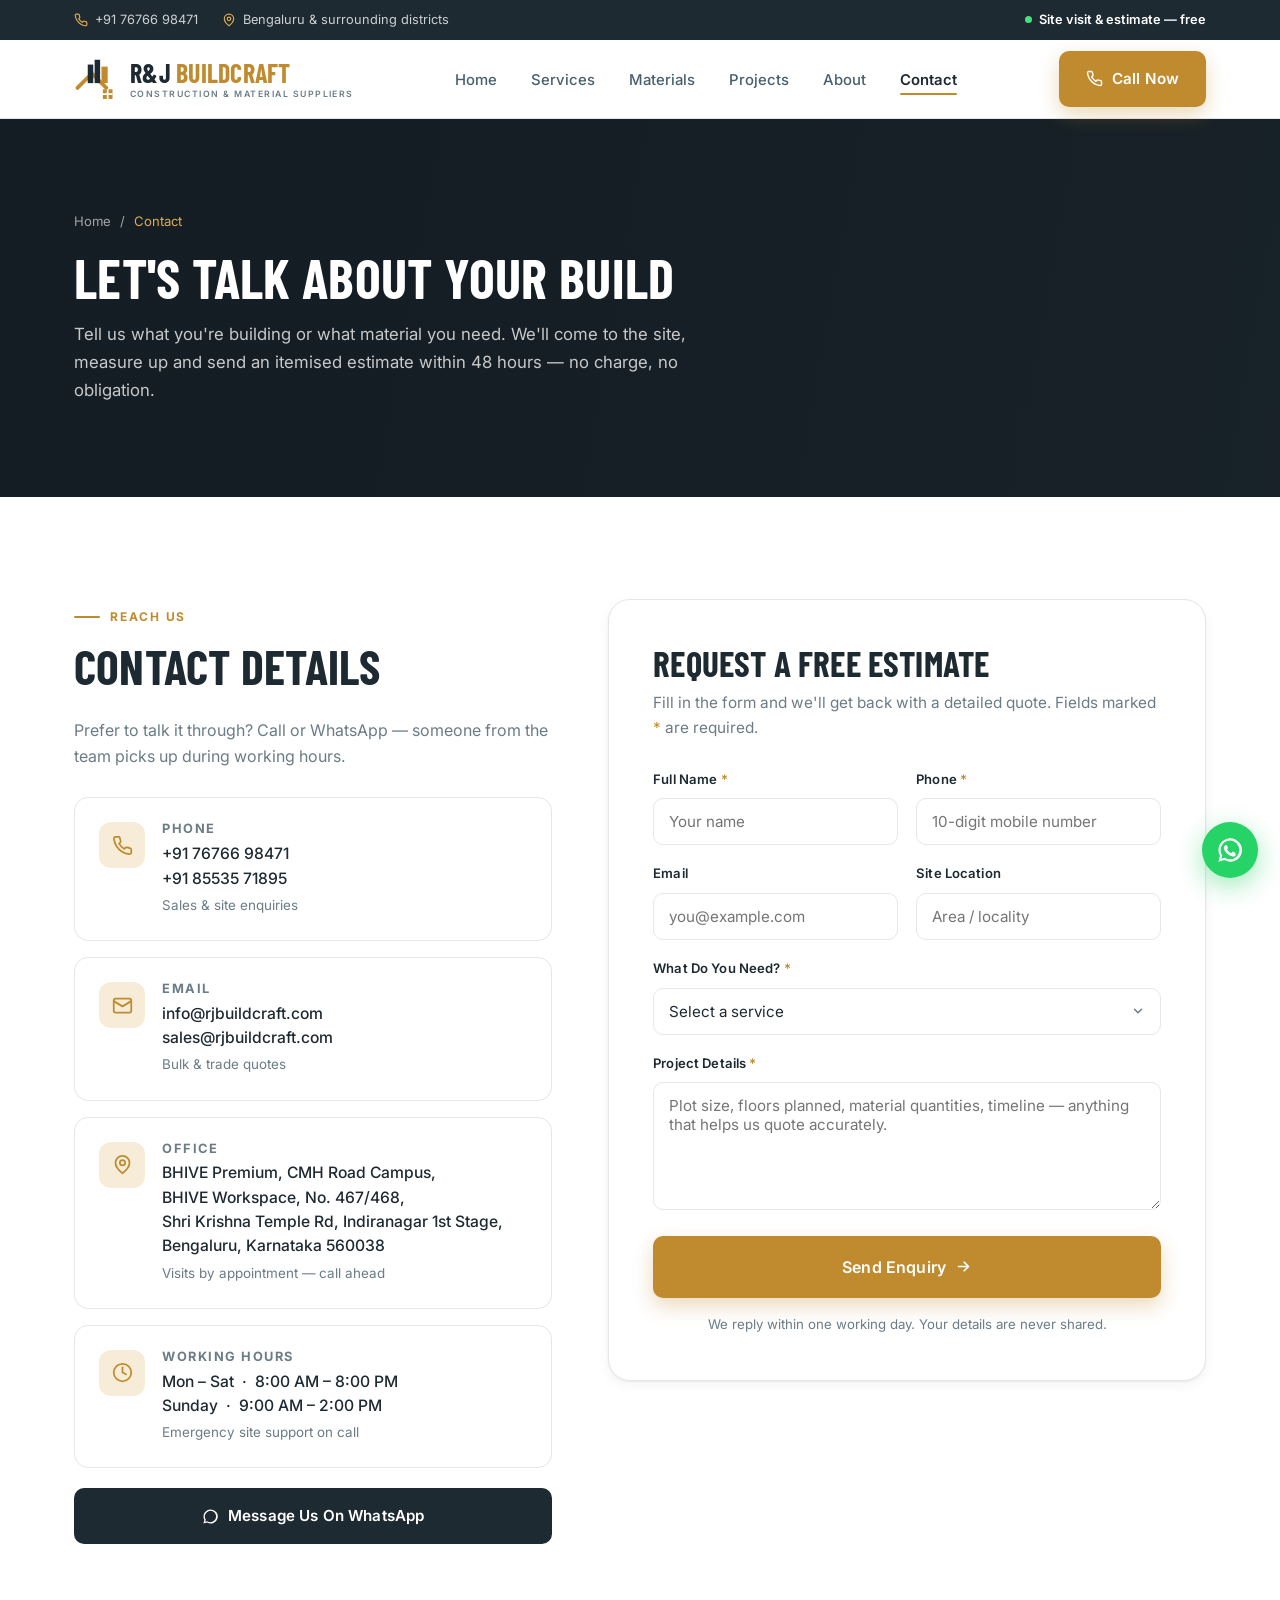
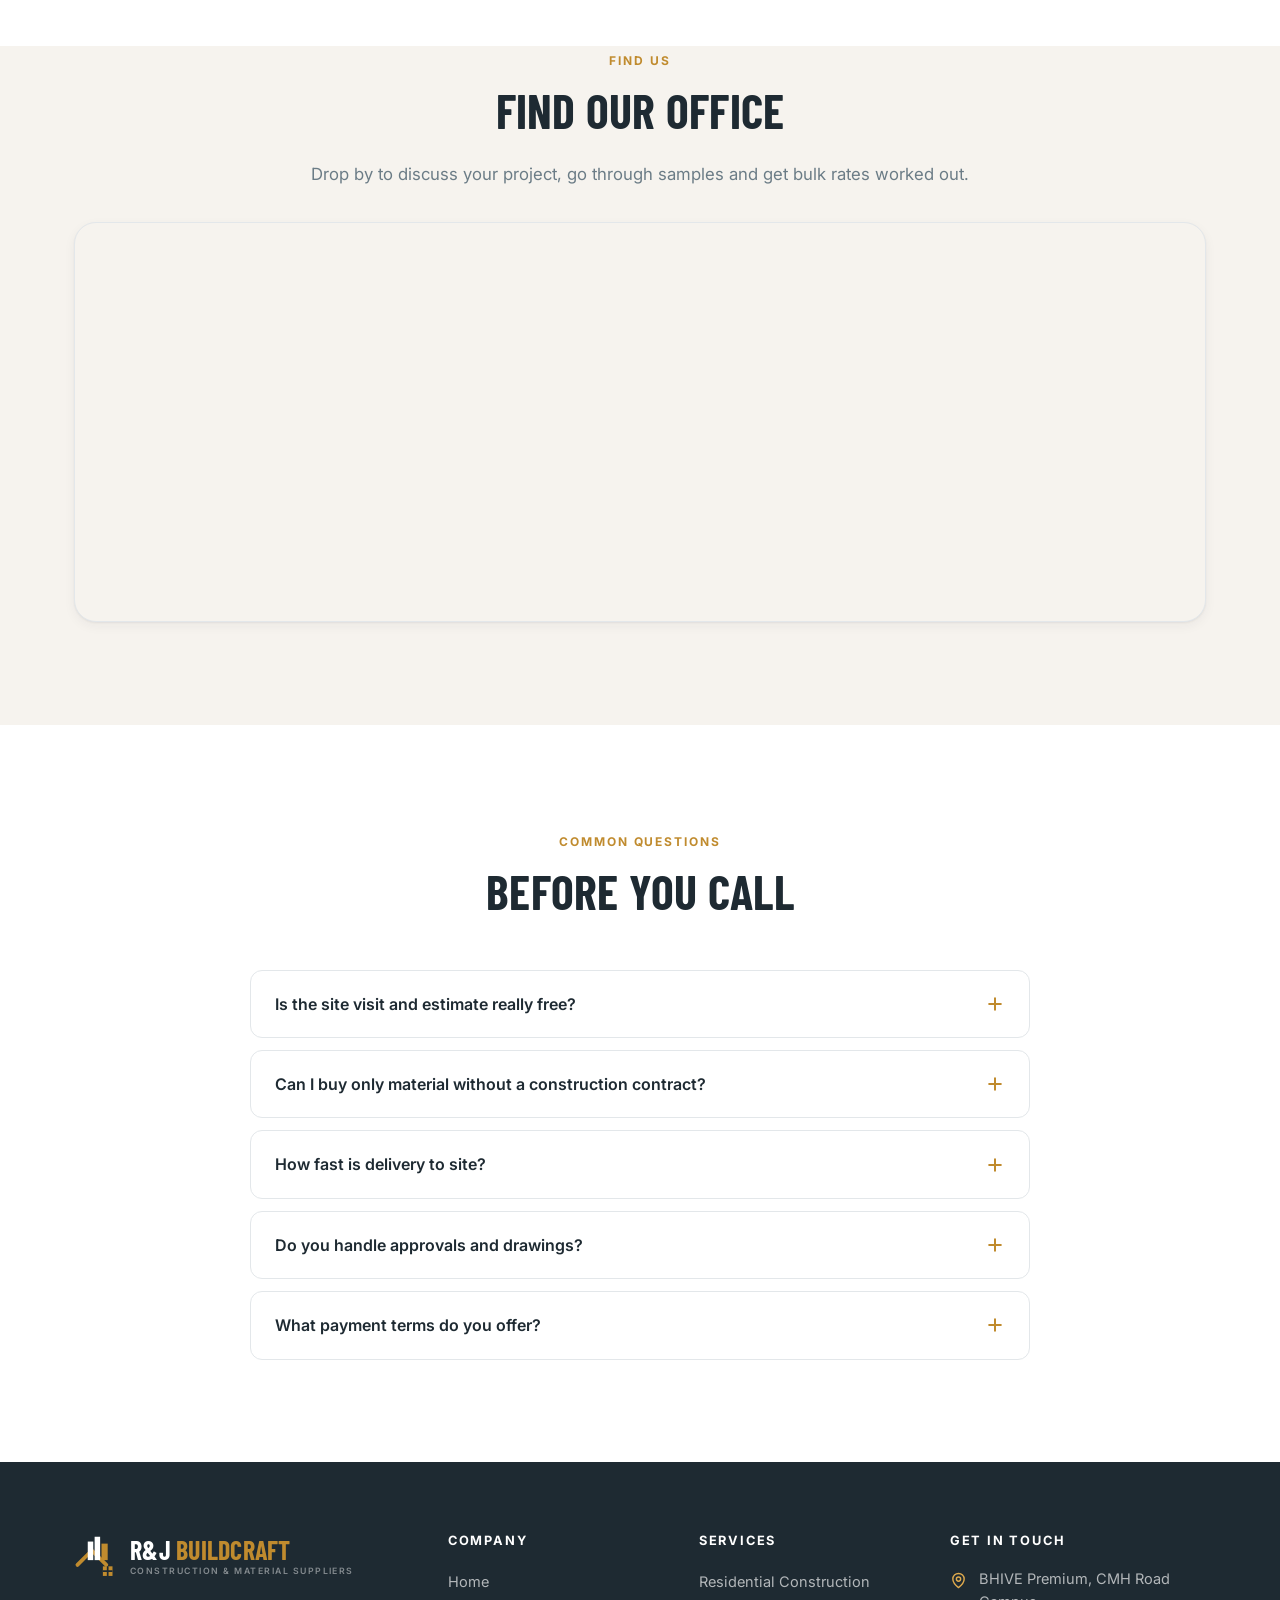
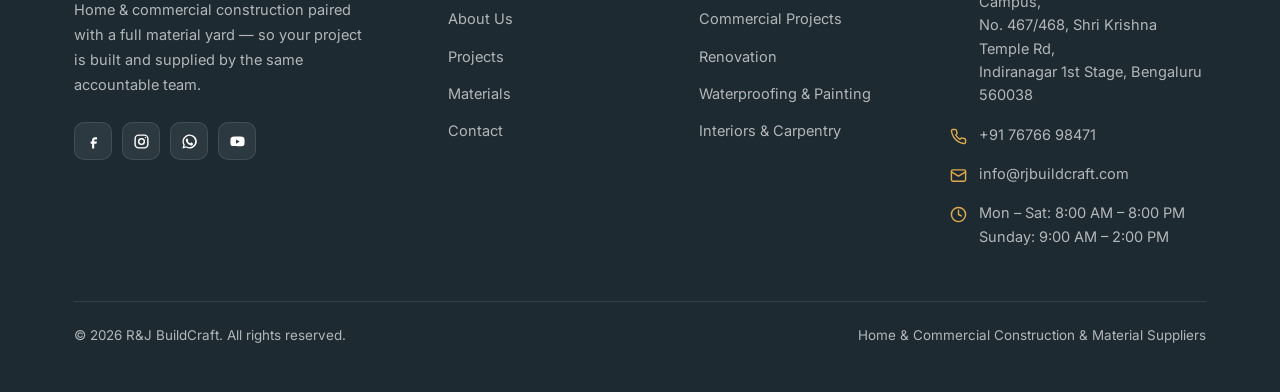
<file: contact.html>
<!DOCTYPE html>
<html lang="en">
<head>
<meta charset="UTF-8">
<meta name="viewport" content="width=device-width, initial-scale=1">
<title>Contact Us | R&amp;J BuildCraft — Construction &amp; Material Suppliers</title>
<meta name="description" content="Get a free site visit and itemised estimate from R&amp;J BuildCraft. Call, WhatsApp or send us your requirement — construction and material supply across Bengaluru.">
<meta name="theme-color" content="#1E2A32">
<link rel="canonical" href="https://randjbuildcraft.com/contact.html">
<meta property="og:type" content="website">
<meta property="og:site_name" content="R&amp;J BuildCraft">
<meta property="og:url" content="https://randjbuildcraft.com/contact.html">
<meta property="og:title" content="Contact R&amp;J BuildCraft | Free Site Visit &amp; Estimate">
<meta property="og:description" content="Get a free site visit and itemised estimate from R&amp;J BuildCraft. Call, WhatsApp or send your requirement — construction and material supply across Bengaluru.">
<meta property="og:image" content="https://images.unsplash.com/photo-1541888946425-d81bb19240f5?auto=format&fit=crop&w=1200&q=80">
<meta property="og:image:width" content="1200">
<meta property="og:image:height" content="800">
<meta name="twitter:card" content="summary_large_image">
<meta name="twitter:title" content="Contact R&amp;J BuildCraft | Free Site Visit &amp; Estimate">
<meta name="twitter:description" content="Get a free site visit and itemised estimate from R&amp;J BuildCraft. Call, WhatsApp or send your requirement — construction and material supply across Bengaluru.">
<meta name="twitter:image" content="https://images.unsplash.com/photo-1541888946425-d81bb19240f5?auto=format&fit=crop&w=1200&q=80">
<link rel="preconnect" href="https://fonts.googleapis.com">
<link rel="preconnect" href="https://fonts.gstatic.com" crossorigin>
<link href="https://fonts.googleapis.com/css2?family=Barlow+Condensed:wght@600;700&family=Inter:wght@400;500;600;700&display=swap" rel="stylesheet">
<link rel="stylesheet" href="css/style.css">
<link rel="icon" href="data:image/svg+xml,%3Csvg xmlns='http://www.w3.org/2000/svg' viewBox='0 0 64 64'%3E%3Crect width='64' height='64' rx='12' fill='%231E2A32'/%3E%3Cpath d='M10 46 28 26l18 20' stroke='%23C08B2E' stroke-width='6' fill='none' stroke-linejoin='round' stroke-linecap='round'/%3E%3Crect x='24' y='14' width='8' height='24' fill='%23fff'/%3E%3Crect x='36' y='20' width='8' height='18' fill='%23C08B2E'/%3E%3C/svg%3E">
</head>
<body>

<!-- ============ HEADER ============ -->
<header class="header" id="header">
  <div class="topbar">
    <div class="container">
      <div class="topbar-list">
        <a class="topbar-item" href="tel:+917676698471">
          <svg viewBox="0 0 24 24" fill="none" stroke="currentColor" stroke-width="2" stroke-linecap="round" stroke-linejoin="round"><path d="M22 16.92v3a2 2 0 0 1-2.18 2 19.79 19.79 0 0 1-8.63-3.07 19.5 19.5 0 0 1-6-6 19.79 19.79 0 0 1-3.07-8.67A2 2 0 0 1 4.11 2h3a2 2 0 0 1 2 1.72c.13.96.36 1.9.7 2.81a2 2 0 0 1-.45 2.11L8.09 9.91a16 16 0 0 0 6 6l1.27-1.27a2 2 0 0 1 2.11-.45c.9.34 1.85.57 2.81.7A2 2 0 0 1 22 16.92z"/></svg>
          +91 76766 98471
        </a>
        <span class="topbar-item">
          <svg viewBox="0 0 24 24" fill="none" stroke="currentColor" stroke-width="2" stroke-linecap="round" stroke-linejoin="round"><path d="M20 10c0 6-8 12-8 12s-8-6-8-12a8 8 0 0 1 16 0z"/><circle cx="12" cy="10" r="3"/></svg>
          Bengaluru &amp; surrounding districts
        </span>
      </div>
      <span class="topbar-badge"><span class="dot"></span> Site visit &amp; estimate — free</span>
    </div>
  </div>

  <div class="container">
    <nav class="navbar">
      <a class="logo" href="index.html" aria-label="R&amp;J BuildCraft home">
        <svg class="logo-mark" viewBox="0 0 64 64" fill="none" aria-hidden="true">
          <path d="M5 45 26 24l21 21" stroke="#C08B2E" stroke-width="5.5" stroke-linejoin="round" stroke-linecap="round"/>
          <rect x="20" y="11" width="8" height="27" fill="var(--logo-dark)"/>
          <rect x="30" y="4" width="8" height="34" fill="var(--logo-dark)"/>
          <rect x="40" y="14" width="9" height="24" fill="#C08B2E"/>
          <rect x="42" y="47" width="14" height="14" fill="#C08B2E"/>
          <path d="M49 47v14M42 54h14" stroke="#fff" stroke-width="2.5"/>
        </svg>
        <span class="logo-text">
          <span class="logo-name">R&amp;J <span>BuildCraft</span></span>
          <span class="logo-tag">Construction &amp; Material Suppliers</span>
        </span>
      </a>

      <ul class="nav" id="nav" style="list-style:none;margin:0;padding:0">
        <li><a href="index.html">Home</a></li>
        <li><a href="index.html#services">Services</a></li>
        <li><a href="index.html#materials">Materials</a></li>
        <li><a href="index.html#projects">Projects</a></li>
        <li><a href="index.html#about">About</a></li>
        <li><a href="contact.html" class="is-active">Contact</a></li>
      </ul>

      <div class="nav-actions">
        <a class="btn btn--primary" href="tel:+917676698471">
          <svg viewBox="0 0 24 24" fill="none" stroke="currentColor" stroke-width="2" stroke-linecap="round" stroke-linejoin="round"><path d="M22 16.92v3a2 2 0 0 1-2.18 2 19.79 19.79 0 0 1-8.63-3.07 19.5 19.5 0 0 1-6-6 19.79 19.79 0 0 1-3.07-8.67A2 2 0 0 1 4.11 2h3a2 2 0 0 1 2 1.72c.13.96.36 1.9.7 2.81a2 2 0 0 1-.45 2.11L8.09 9.91a16 16 0 0 0 6 6l1.27-1.27a2 2 0 0 1 2.11-.45c.9.34 1.85.57 2.81.7A2 2 0 0 1 22 16.92z"/></svg>
          Call Now
        </a>
        <button class="nav-toggle" id="navToggle" aria-label="Toggle menu" aria-expanded="false" aria-controls="nav">
          <span></span><span></span><span></span>
        </button>
      </div>
    </nav>
  </div>
</header>

<main>

<!-- ============ PAGE HERO ============ -->
<section class="page-hero">
  <div class="container">
    <nav class="crumbs" aria-label="Breadcrumb">
      <a href="index.html">Home</a> / <span>Contact</span>
    </nav>
    <h1>Let's Talk About Your Build</h1>
    <p>Tell us what you're building or what material you need. We'll come to the site, measure up and send an itemised estimate within 48 hours — no charge, no obligation.</p>
  </div>
</section>

<!-- ============ CONTACT ============ -->
<section class="section">
  <div class="container">
    <div class="contact-grid">

      <!-- Left: info -->
      <div class="reveal">
        <span class="eyebrow">Reach Us</span>
        <h2>Contact Details</h2>
        <p style="color:var(--muted);margin-bottom:28px">Prefer to talk it through? Call or WhatsApp — someone from the team picks up during working hours.</p>

        <div class="info-cards">
          <div class="info-card">
            <span class="info-ico"><svg viewBox="0 0 24 24" fill="none" stroke="currentColor" stroke-width="2" stroke-linecap="round" stroke-linejoin="round"><path d="M22 16.92v3a2 2 0 0 1-2.18 2 19.79 19.79 0 0 1-8.63-3.07 19.5 19.5 0 0 1-6-6 19.79 19.79 0 0 1-3.07-8.67A2 2 0 0 1 4.11 2h3a2 2 0 0 1 2 1.72c.13.96.36 1.9.7 2.81a2 2 0 0 1-.45 2.11L8.09 9.91a16 16 0 0 0 6 6l1.27-1.27a2 2 0 0 1 2.11-.45c.9.34 1.85.57 2.81.7A2 2 0 0 1 22 16.92z"/></svg></span>
            <div>
              <h3>Phone</h3>
              <a href="tel:+917676698471">+91 76766 98471</a>
              <a href="tel:+918553571895">+91 85535 71895</a>
              <small>Sales &amp; site enquiries</small>
            </div>
          </div>

          <div class="info-card">
            <span class="info-ico"><svg viewBox="0 0 24 24" fill="none" stroke="currentColor" stroke-width="2" stroke-linecap="round" stroke-linejoin="round"><rect x="2" y="4" width="20" height="16" rx="2"/><path d="m2 7 10 6 10-6"/></svg></span>
            <div>
              <h3>Email</h3>
              <a href="mailto:info@rjbuildcraft.com">info@rjbuildcraft.com</a>
              <a href="mailto:sales@rjbuildcraft.com">sales@rjbuildcraft.com</a>
              <small>Bulk &amp; trade quotes</small>
            </div>
          </div>

          <div class="info-card">
            <span class="info-ico"><svg viewBox="0 0 24 24" fill="none" stroke="currentColor" stroke-width="2" stroke-linecap="round" stroke-linejoin="round"><path d="M20 10c0 6-8 12-8 12s-8-6-8-12a8 8 0 0 1 16 0z"/><circle cx="12" cy="10" r="3"/></svg></span>
            <div>
              <h3>Office</h3>
              <p>BHIVE Premium, CMH Road Campus,<br>BHIVE Workspace, No. 467/468,<br>Shri Krishna Temple Rd, Indiranagar 1st Stage,<br>Bengaluru, Karnataka 560038</p>
              <small>Visits by appointment — call ahead</small>
            </div>
          </div>

          <div class="info-card">
            <span class="info-ico"><svg viewBox="0 0 24 24" fill="none" stroke="currentColor" stroke-width="2" stroke-linecap="round" stroke-linejoin="round"><circle cx="12" cy="12" r="10"/><path d="M12 6v6l4 2"/></svg></span>
            <div>
              <h3>Working Hours</h3>
              <p>Mon – Sat &nbsp;·&nbsp; 8:00 AM – 8:00 PM<br>Sunday &nbsp;·&nbsp; 9:00 AM – 2:00 PM</p>
              <small>Emergency site support on call</small>
            </div>
          </div>
        </div>

        <a class="btn btn--dark btn--block" href="https://wa.me/917676698471?text=Hi%20R%26J%20BuildCraft%2C%20I%27d%20like%20an%20estimate." target="_blank" rel="noopener" style="margin-top:20px">
          <svg viewBox="0 0 24 24" fill="currentColor"><path d="M12 2a10 10 0 0 0-8.6 15L2 22l5.2-1.4A10 10 0 1 0 12 2zm0 18a8 8 0 0 1-4.1-1.1l-.3-.2-3 .8.8-2.9-.2-.3A8 8 0 1 1 12 20z"/></svg>
          Message Us On WhatsApp
        </a>
      </div>

      <!-- Right: form -->
      <div class="form-wrap reveal">
        <div class="form-success" id="formSuccess" role="status">
          <svg viewBox="0 0 24 24" fill="none" stroke="currentColor" stroke-width="2" stroke-linecap="round" stroke-linejoin="round"><circle cx="12" cy="12" r="10"/><path d="m8 12 3 3 5-6"/></svg>
          <h3>Enquiry Received</h3>
          <p>Thanks — we've got your details. Our team will call you back within one working day.</p>
        </div>

        <h2>Request A Free Estimate</h2>
        <p>Fill in the form and we'll get back with a detailed quote. Fields marked <span style="color:var(--gold)">*</span> are required.</p>

        <form id="enquiryForm" novalidate>
          <div class="form-row">
            <div class="field">
              <label for="name">Full Name <span class="req">*</span></label>
              <input type="text" id="name" name="name" placeholder="Your name" autocomplete="name">
              <span class="err">Please enter your name.</span>
            </div>
            <div class="field">
              <label for="phone">Phone <span class="req">*</span></label>
              <input type="tel" id="phone" name="phone" placeholder="10-digit mobile number" autocomplete="tel">
              <span class="err">Enter a valid 10-digit mobile number.</span>
            </div>
          </div>

          <div class="form-row">
            <div class="field">
              <label for="email">Email</label>
              <input type="email" id="email" name="email" placeholder="you@example.com" autocomplete="email">
              <span class="err">That email doesn't look right.</span>
            </div>
            <div class="field">
              <label for="location">Site Location</label>
              <input type="text" id="location" name="location" placeholder="Area / locality">
              <span class="err">Please enter a location.</span>
            </div>
          </div>

          <div class="field">
            <label for="service">What Do You Need? <span class="req">*</span></label>
            <select id="service" name="service">
              <option value="">Select a service</option>
              <optgroup label="Construction">
                <option>Residential Construction</option>
                <option>Commercial Project</option>
                <option>Renovation &amp; Remodelling</option>
                <option>Waterproofing &amp; Painting</option>
                <option>Electrical &amp; Plumbing</option>
                <option>Interiors &amp; Carpentry</option>
              </optgroup>
              <optgroup label="Material Supply">
                <option>Cement</option>
                <option>Tiling</option>
                <option>Paint &amp; Primers</option>
                <option>Waterproofing Chemicals</option>
                <option>Plywood, MDF &amp; HDHMR</option>
                <option>Adhesives &amp; Fevicol</option>
                <option>Wires, MCB &amp; DB Boards</option>
                <option>Kitchen Sinks &amp; Faucets</option>
                <option>Sanitary &amp; Bath Fittings</option>
                <option>Switches &amp; Sockets</option>
                <option>Hinges, Channels &amp; Handles</option>
                <option>Kitchen Systems &amp; Accessories</option>
                <option>Wardrobe &amp; Bed Fittings</option>
                <option>Door Locks &amp; Hardware</option>
                <option>Conduits &amp; GI Boxes</option>
                <option>Lighting</option>
                <option>CPVC Pipes &amp; Overhead Tanks</option>
                <option>Ceiling Fans &amp; Exhaust</option>
                <option>Power Tools &amp; Accessories</option>
                <option>CCTV &amp; Surveillance</option>
                <option>Appliances &amp; Power Backup</option>
                <option>General Hardware &amp; Tools</option>
                <option>Safety Tools &amp; Workwear</option>
                <option>Glass Door Hardware</option>
              </optgroup>
              <option>Something else</option>
            </select>
            <span class="err">Please choose what you need.</span>
          </div>

          <div class="field">
            <label for="message">Project Details <span class="req">*</span></label>
            <textarea id="message" name="message" placeholder="Plot size, floors planned, material quantities, timeline — anything that helps us quote accurately."></textarea>
            <span class="err">Tell us a little about the requirement.</span>
          </div>

          <button type="submit" class="btn btn--primary btn--lg btn--block" id="submitBtn">
            Send Enquiry
            <svg viewBox="0 0 24 24" fill="none" stroke="currentColor" stroke-width="2.4" stroke-linecap="round" stroke-linejoin="round"><path d="M5 12h14M13 6l6 6-6 6"/></svg>
          </button>
          <p class="form-note">We reply within one working day. Your details are never shared.</p>
        </form>
      </div>
    </div>
  </div>
</section>

<!-- ============ MAP ============ -->
<section class="section section--sand" style="padding-top:0;padding-bottom:clamp(64px,8vw,110px)">
  <div class="container">
    <div class="section-head center reveal" style="margin-bottom:34px">
      <span class="eyebrow">Find Us</span>
      <h2>Find Our Office</h2>
      <p>Drop by to discuss your project, go through samples and get bulk rates worked out.</p>
    </div>
    <div class="map-wrap reveal">
      <iframe
        title="R&amp;J BuildCraft location map"
        src="https://www.google.com/maps?q=467/468%2C%20Shri%20Krishna%20Temple%20Rd%2C%20Indiranagar%201st%20Stage%2C%20Bengaluru%2C%20Karnataka%20560038&output=embed"
        loading="lazy"
        referrerpolicy="no-referrer-when-downgrade"></iframe>
    </div>
  </div>
</section>

<!-- ============ FAQ ============ -->
<section class="section">
  <div class="container">
    <div class="section-head center reveal">
      <span class="eyebrow">Common Questions</span>
      <h2>Before You Call</h2>
    </div>

    <div class="faq reveal">
      <div class="faq-item">
        <button class="faq-q" type="button">
          Is the site visit and estimate really free?
          <svg viewBox="0 0 24 24" fill="none" stroke="currentColor" stroke-width="2.4" stroke-linecap="round"><path d="M12 5v14M5 12h14"/></svg>
        </button>
        <div class="faq-a"><p>Yes. We visit the site, take measurements and send a full itemised estimate at no cost. You only pay once you decide to go ahead.</p></div>
      </div>

      <div class="faq-item">
        <button class="faq-q" type="button">
          Can I buy only material without a construction contract?
          <svg viewBox="0 0 24 24" fill="none" stroke="currentColor" stroke-width="2.4" stroke-linecap="round"><path d="M12 5v14M5 12h14"/></svg>
        </button>
        <div class="faq-a"><p>Absolutely. All 24 categories are available for standalone supply, whether it's a single bag of cement or a full-site monthly contract. Contractors get dedicated bulk slabs.</p></div>
      </div>

      <div class="faq-item">
        <button class="faq-q" type="button">
          How fast is delivery to site?
          <svg viewBox="0 0 24 24" fill="none" stroke="currentColor" stroke-width="2.4" stroke-linecap="round"><path d="M12 5v14M5 12h14"/></svg>
        </button>
        <div class="faq-a"><p>Within the city, orders placed before 3 PM usually reach site the same day. Outside the city limits it's next working day. Large or made-to-order items are confirmed at the time of booking.</p></div>
      </div>

      <div class="faq-item">
        <button class="faq-q" type="button">
          Do you handle approvals and drawings?
          <svg viewBox="0 0 24 24" fill="none" stroke="currentColor" stroke-width="2.4" stroke-linecap="round"><path d="M12 5v14M5 12h14"/></svg>
        </button>
        <div class="faq-a"><p>We work with empanelled architects and structural engineers for drawings, and we can coordinate the local authority approval process on your behalf as part of a turnkey contract.</p></div>
      </div>

      <div class="faq-item">
        <button class="faq-q" type="button">
          What payment terms do you offer?
          <svg viewBox="0 0 24 24" fill="none" stroke="currentColor" stroke-width="2.4" stroke-linecap="round"><path d="M12 5v14M5 12h14"/></svg>
        </button>
        <div class="faq-a"><p>Construction contracts run on stage-wise milestone payments agreed upfront. Material supply is pay-on-delivery, with credit terms available for registered trade accounts.</p></div>
      </div>
    </div>
  </div>
</section>

</main>

<!-- ============ FOOTER ============ -->
<footer class="footer">
  <div class="container">
    <div class="footer-grid">
      <div>
        <a class="logo" href="index.html">
          <svg class="logo-mark" viewBox="0 0 64 64" fill="none" aria-hidden="true">
            <path d="M5 45 26 24l21 21" stroke="#C08B2E" stroke-width="5.5" stroke-linejoin="round" stroke-linecap="round"/>
            <rect x="20" y="11" width="8" height="27" fill="var(--logo-dark)"/>
            <rect x="30" y="4" width="8" height="34" fill="var(--logo-dark)"/>
            <rect x="40" y="14" width="9" height="24" fill="#C08B2E"/>
            <rect x="42" y="47" width="14" height="14" fill="#C08B2E"/>
            <path d="M49 47v14M42 54h14" stroke="#1E2A32" stroke-width="2.5"/>
          </svg>
          <span class="logo-text">
            <span class="logo-name">R&amp;J <span>BuildCraft</span></span>
            <span class="logo-tag">Construction &amp; Material Suppliers</span>
          </span>
        </a>
        <p class="footer-about">Home &amp; commercial construction paired with a full material yard — so your project is built and supplied by the same accountable team.</p>
        <div class="socials">
          <a href="#" aria-label="Facebook"><svg viewBox="0 0 24 24" fill="currentColor"><path d="M14 9h3V6h-3c-2.2 0-4 1.8-4 4v2H8v3h2v7h3v-7h3l1-3h-4v-2c0-.6.4-1 1-1z"/></svg></a>
          <a href="#" aria-label="Instagram"><svg viewBox="0 0 24 24" fill="none" stroke="currentColor" stroke-width="2"><rect x="3" y="3" width="18" height="18" rx="5"/><circle cx="12" cy="12" r="4"/><circle cx="17.5" cy="6.5" r="1" fill="currentColor" stroke="none"/></svg></a>
          <a href="https://wa.me/917676698471" aria-label="WhatsApp"><svg viewBox="0 0 24 24" fill="currentColor"><path d="M12 2a10 10 0 0 0-8.6 15L2 22l5.2-1.4A10 10 0 1 0 12 2zm0 18a8 8 0 0 1-4.1-1.1l-.3-.2-3 .8.8-2.9-.2-.3A8 8 0 1 1 12 20zm4.4-5.8c-.2-.1-1.4-.7-1.6-.8s-.4-.1-.6.1-.6.8-.8 1-.3.2-.6 0a6.6 6.6 0 0 1-3.2-2.8c-.2-.4.2-.4.6-1.2.1-.1 0-.3 0-.4l-.8-1.9c-.2-.4-.4-.4-.6-.4h-.5a1 1 0 0 0-.7.3 3 3 0 0 0-.9 2.2 5.2 5.2 0 0 0 1.1 2.7 11.8 11.8 0 0 0 4.5 4c1.5.6 2.1.7 2.9.6a2.5 2.5 0 0 0 1.6-1.2 2 2 0 0 0 .1-1.1c0-.1-.2-.2-.5-.3z"/></svg></a>
          <a href="#" aria-label="YouTube"><svg viewBox="0 0 24 24" fill="currentColor"><path d="M22 12s0-3.2-.4-4.7a2.5 2.5 0 0 0-1.8-1.8C18.3 5 12 5 12 5s-6.3 0-7.8.5a2.5 2.5 0 0 0-1.8 1.8C2 8.8 2 12 2 12s0 3.2.4 4.7a2.5 2.5 0 0 0 1.8 1.8C5.7 19 12 19 12 19s6.3 0 7.8-.5a2.5 2.5 0 0 0 1.8-1.8C22 15.2 22 12 22 12zM10 15V9l5 3z"/></svg></a>
        </div>
      </div>

      <div>
        <h4>Company</h4>
        <ul class="footer-links">
          <li><a href="index.html">Home</a></li>
          <li><a href="index.html#about">About Us</a></li>
          <li><a href="index.html#projects">Projects</a></li>
          <li><a href="index.html#materials">Materials</a></li>
          <li><a href="contact.html">Contact</a></li>
        </ul>
      </div>

      <div>
        <h4>Services</h4>
        <ul class="footer-links">
          <li><a href="index.html#services">Residential Construction</a></li>
          <li><a href="index.html#services">Commercial Projects</a></li>
          <li><a href="index.html#services">Renovation</a></li>
          <li><a href="index.html#services">Waterproofing &amp; Painting</a></li>
          <li><a href="index.html#services">Interiors &amp; Carpentry</a></li>
        </ul>
      </div>

      <div>
        <h4>Get In Touch</h4>
        <ul class="footer-contact">
          <li>
            <svg viewBox="0 0 24 24" fill="none" stroke="currentColor" stroke-width="2" stroke-linecap="round" stroke-linejoin="round"><path d="M20 10c0 6-8 12-8 12s-8-6-8-12a8 8 0 0 1 16 0z"/><circle cx="12" cy="10" r="3"/></svg>
            <span>BHIVE Premium, CMH Road Campus,<br>No. 467/468, Shri Krishna Temple Rd,<br>Indiranagar 1st Stage, Bengaluru 560038</span>
          </li>
          <li>
            <svg viewBox="0 0 24 24" fill="none" stroke="currentColor" stroke-width="2" stroke-linecap="round" stroke-linejoin="round"><path d="M22 16.92v3a2 2 0 0 1-2.18 2 19.79 19.79 0 0 1-8.63-3.07 19.5 19.5 0 0 1-6-6 19.79 19.79 0 0 1-3.07-8.67A2 2 0 0 1 4.11 2h3a2 2 0 0 1 2 1.72c.13.96.36 1.9.7 2.81a2 2 0 0 1-.45 2.11L8.09 9.91a16 16 0 0 0 6 6l1.27-1.27a2 2 0 0 1 2.11-.45c.9.34 1.85.57 2.81.7A2 2 0 0 1 22 16.92z"/></svg>
            <a href="tel:+917676698471">+91 76766 98471</a>
          </li>
          <li>
            <svg viewBox="0 0 24 24" fill="none" stroke="currentColor" stroke-width="2" stroke-linecap="round" stroke-linejoin="round"><rect x="2" y="4" width="20" height="16" rx="2"/><path d="m2 7 10 6 10-6"/></svg>
            <a href="mailto:info@rjbuildcraft.com">info@rjbuildcraft.com</a>
          </li>
          <li>
            <svg viewBox="0 0 24 24" fill="none" stroke="currentColor" stroke-width="2" stroke-linecap="round" stroke-linejoin="round"><circle cx="12" cy="12" r="10"/><path d="M12 6v6l4 2"/></svg>
            <span>Mon – Sat: 8:00 AM – 8:00 PM<br>Sunday: 9:00 AM – 2:00 PM</span>
          </li>
        </ul>
      </div>
    </div>

    <div class="footer-bottom">
      <span>&copy; <span id="year">2026</span> R&amp;J BuildCraft. All rights reserved.</span>
      <span>Home &amp; Commercial Construction &amp; Material Suppliers</span>
    </div>
  </div>
</footer>

<a class="float-wa" href="https://wa.me/917676698471?text=Hi%20R%26J%20BuildCraft%2C%20I%27d%20like%20an%20estimate." target="_blank" rel="noopener" aria-label="Chat on WhatsApp">
  <svg viewBox="0 0 24 24" fill="currentColor"><path d="M12 2a10 10 0 0 0-8.6 15L2 22l5.2-1.4A10 10 0 1 0 12 2zm0 18a8 8 0 0 1-4.1-1.1l-.3-.2-3 .8.8-2.9-.2-.3A8 8 0 1 1 12 20zm4.4-5.8c-.2-.1-1.4-.7-1.6-.8s-.4-.1-.6.1-.6.8-.8 1-.3.2-.6 0a6.6 6.6 0 0 1-3.2-2.8c-.2-.4.2-.4.6-1.2.1-.1 0-.3 0-.4l-.8-1.9c-.2-.4-.4-.4-.6-.4h-.5a1 1 0 0 0-.7.3 3 3 0 0 0-.9 2.2 5.2 5.2 0 0 0 1.1 2.7 11.8 11.8 0 0 0 4.5 4c1.5.6 2.1.7 2.9.6a2.5 2.5 0 0 0 1.6-1.2 2 2 0 0 0 .1-1.1c0-.1-.2-.2-.5-.3z"/></svg>
</a>

<script src="js/main.js"></script>
</body>
</html>
</file>
<file: css/style.css>
/* ==========================================================================
   R&J BuildCraft — Home & Commercial Construction & Material Suppliers
   ========================================================================== */

/* ---------- Tokens ---------- */
:root{
  --ink:#1E2A32;
  --ink-2:#2C3B45;
  --ink-3:#48606E;
  --muted:#6B7C86;
  --line:#E3E7EA;
  --sand:#F6F3EE;
  --sand-2:#FBF9F6;
  --white:#FFFFFF;

  --gold:#C08B2E;
  --gold-2:#E0AB4E;
  --gold-soft:#F7ECD8;

  --radius:14px;
  --radius-lg:22px;
  --shadow-sm:0 1px 2px rgba(30,42,50,.06), 0 4px 12px rgba(30,42,50,.05);
  --shadow:0 4px 10px rgba(30,42,50,.06), 0 18px 40px rgba(30,42,50,.10);
  --shadow-lg:0 10px 24px rgba(30,42,50,.10), 0 30px 70px rgba(30,42,50,.14);

  --container:1180px;
  --header-h:78px;

  --sans:'Inter', -apple-system, BlinkMacSystemFont, 'Segoe UI', Roboto, Helvetica, Arial, sans-serif;
  --display:'Barlow Condensed', 'Inter', -apple-system, BlinkMacSystemFont, sans-serif;

  --ease:cubic-bezier(.22,.61,.36,1);
}

*,*::before,*::after{box-sizing:border-box}

html{scroll-behavior:smooth; -webkit-text-size-adjust:100%}

body{
  margin:0;
  font-family:var(--sans);
  font-size:16px;
  line-height:1.65;
  color:var(--ink-2);
  background:var(--white);
  -webkit-font-smoothing:antialiased;
  overflow-x:hidden;
}

img{max-width:100%; display:block}
a{color:inherit; text-decoration:none}
button{font:inherit; cursor:pointer}

h1,h2,h3,h4{
  font-family:var(--display);
  color:var(--ink);
  font-weight:700;
  line-height:1.08;
  letter-spacing:.005em;
  margin:0 0 .5em;
  text-transform:uppercase;
}
h1{font-size:clamp(2.6rem, 6vw, 4.4rem)}
h2{font-size:clamp(2rem, 4vw, 3rem)}
h3{font-size:1.3rem; text-transform:none; letter-spacing:0; font-family:var(--sans); font-weight:700}
p{margin:0 0 1rem}

::selection{background:var(--gold); color:#fff}

/* ---------- Layout helpers ---------- */
.container{
  width:100%;
  max-width:var(--container);
  margin-inline:auto;
  padding-inline:24px;
}
.section{padding-block:clamp(64px, 8vw, 110px)}
.section--sand{background:var(--sand)}
.section--tint{background:linear-gradient(180deg,#fff 0%, var(--sand-2) 100%)}

.eyebrow{
  display:inline-flex; align-items:center; gap:10px;
  font-size:.75rem; font-weight:700; letter-spacing:.16em; text-transform:uppercase;
  color:var(--gold); margin-bottom:14px;
}
.eyebrow::before{content:""; width:26px; height:2px; background:var(--gold); border-radius:2px}

.section-head{max-width:660px; margin-bottom:52px}
.section-head.center{margin-inline:auto; text-align:center}
.section-head.center .eyebrow::before{display:none}
.section-head p{color:var(--muted); font-size:1.05rem; margin-bottom:0}

.lead{font-size:1.1rem; color:var(--ink-3)}

/* ---------- Buttons ---------- */
.btn{
  display:inline-flex; align-items:center; justify-content:center; gap:9px;
  padding:14px 26px;
  border-radius:10px;
  border:1.5px solid transparent;
  font-weight:600; font-size:.95rem; letter-spacing:.01em;
  transition:transform .25s var(--ease), box-shadow .25s var(--ease), background .2s, color .2s, border-color .2s;
  white-space:nowrap;
}
.btn svg{width:17px; height:17px; flex:none}
.btn:hover{transform:translateY(-2px)}
.btn--primary{background:var(--gold); color:#fff; box-shadow:0 8px 20px rgba(192,139,46,.32)}
.btn--primary:hover{background:#AE7C25; box-shadow:0 12px 28px rgba(192,139,46,.4)}
.btn--dark{background:var(--ink); color:#fff}
.btn--dark:hover{background:#121b21}
.btn--ghost{border-color:rgba(255,255,255,.4); color:#fff}
.btn--ghost:hover{background:rgba(255,255,255,.12); border-color:#fff}
.btn--outline{border-color:var(--line); color:var(--ink); background:#fff}
.btn--outline:hover{border-color:var(--gold); color:var(--gold)}
.btn--lg{padding:17px 34px; font-size:1rem}
.btn--block{width:100%}

/* ---------- Header ---------- */
.header{
  position:sticky; top:0; z-index:100;
  background:rgba(255,255,255,.92);
  backdrop-filter:saturate(180%) blur(14px);
  -webkit-backdrop-filter:saturate(180%) blur(14px);
  border-bottom:1px solid var(--line);
  transition:box-shadow .3s var(--ease);
}
.header.is-stuck{box-shadow:0 6px 24px rgba(30,42,50,.09)}

.topbar{
  background:var(--ink);
  color:rgba(255,255,255,.78);
  font-size:.8rem;
}
.topbar .container{
  display:flex; align-items:center; justify-content:space-between; gap:18px;
  min-height:40px; flex-wrap:wrap;
}
.topbar a{transition:color .2s}
.topbar a:hover{color:var(--gold-2)}
.topbar-list{display:flex; align-items:center; gap:24px; flex-wrap:wrap}
.topbar-item{display:inline-flex; align-items:center; gap:7px}
.topbar-item svg{width:14px; height:14px; color:var(--gold-2); flex:none}
.topbar-badge{
  display:inline-flex; align-items:center; gap:7px;
  color:#fff; font-weight:600;
}
.topbar-badge .dot{
  width:7px; height:7px; border-radius:50%; background:#4ADE80;
  box-shadow:0 0 0 0 rgba(74,222,128,.7); animation:pulse 2s infinite;
}
@keyframes pulse{
  70%{box-shadow:0 0 0 8px rgba(74,222,128,0)}
  100%{box-shadow:0 0 0 0 rgba(74,222,128,0)}
}

.navbar{
  display:flex; align-items:center; justify-content:space-between; gap:20px;
  min-height:var(--header-h);
}

/* Logo */
.logo{display:flex; align-items:center; gap:12px}
.logo-mark{width:44px; height:44px; flex:none}
.logo-text{display:flex; flex-direction:column; line-height:1}
.logo-name{
  font-family:var(--display); font-size:1.62rem; font-weight:700;
  text-transform:uppercase; letter-spacing:.01em; color:var(--ink);
}
.logo-name span{color:var(--gold)}
.logo-tag{
  font-size:.545rem; letter-spacing:.17em; text-transform:uppercase;
  color:var(--muted); font-weight:600; margin-top:4px;
}

/* Nav */
.nav{display:flex; align-items:center; gap:4px}
.nav a{
  position:relative;
  padding:10px 15px; border-radius:8px;
  font-size:.93rem; font-weight:500; color:var(--ink-3);
  transition:color .2s, background .2s;
}
.nav a::after{
  content:""; position:absolute; left:15px; right:15px; bottom:4px; height:2px;
  background:var(--gold); border-radius:2px;
  transform:scaleX(0); transform-origin:left; transition:transform .28s var(--ease);
}
.nav a:hover{color:var(--ink)}
.nav a:hover::after,
.nav a.is-active::after{transform:scaleX(1)}
.nav a.is-active{color:var(--ink); font-weight:600}

.nav-actions{display:flex; align-items:center; gap:12px}

.nav-toggle{
  display:none; width:44px; height:44px;
  border:1px solid var(--line); border-radius:10px; background:#fff;
  align-items:center; justify-content:center; flex-direction:column; gap:5px;
}
.nav-toggle span{
  display:block; width:19px; height:2px; background:var(--ink); border-radius:2px;
  transition:transform .3s var(--ease), opacity .2s;
}
.nav-toggle.is-open span:nth-child(1){transform:translateY(7px) rotate(45deg)}
.nav-toggle.is-open span:nth-child(2){opacity:0}
.nav-toggle.is-open span:nth-child(3){transform:translateY(-7px) rotate(-45deg)}

/* ---------- Hero ---------- */
.hero{
  position:relative;
  min-height:clamp(560px, 82vh, 760px);
  display:flex; align-items:center;
  background:var(--ink);
  color:#fff;
  overflow:hidden;
}
.hero-bg{
  position:absolute; inset:0;
  background:
    linear-gradient(105deg, rgba(20,29,35,.96) 0%, rgba(20,29,35,.86) 42%, rgba(20,29,35,.52) 100%),
    url('https://images.unsplash.com/photo-1541888946425-d81bb19240f5?auto=format&fit=crop&w=1920&q=80') center/cover no-repeat,
    var(--ink);
}
.hero-grid-lines{
  position:absolute; inset:0; opacity:.35;
  background-image:
    linear-gradient(rgba(255,255,255,.05) 1px, transparent 1px),
    linear-gradient(90deg, rgba(255,255,255,.05) 1px, transparent 1px);
  background-size:64px 64px;
  mask-image:linear-gradient(90deg,#000 0%, transparent 70%);
  -webkit-mask-image:linear-gradient(90deg,#000 0%, transparent 70%);
}
.hero .container{position:relative; z-index:2; padding-block:70px}
.hero-inner{max-width:720px}
.hero h1{color:#fff; margin-bottom:22px}
.hero h1 em{font-style:normal; color:var(--gold-2); display:block}
.hero-sub{
  font-size:1.12rem; color:rgba(255,255,255,.78);
  max-width:560px; margin-bottom:34px;
}
.hero-pill{
  display:inline-flex; align-items:center; gap:10px;
  padding:8px 16px 8px 10px; border-radius:100px;
  background:rgba(255,255,255,.08); border:1px solid rgba(255,255,255,.16);
  font-size:.82rem; font-weight:600; letter-spacing:.04em; color:#fff;
  margin-bottom:26px; backdrop-filter:blur(6px);
}
.hero-pill b{
  background:var(--gold); color:#fff; padding:3px 10px; border-radius:100px;
  font-size:.7rem; letter-spacing:.09em; text-transform:uppercase;
}
.hero-cta{display:flex; flex-wrap:wrap; gap:14px; margin-bottom:46px}
.hero-points{
  display:flex; flex-wrap:wrap; gap:12px 30px;
  padding-top:30px; border-top:1px solid rgba(255,255,255,.14);
}
.hero-point{
  display:flex; align-items:center; gap:9px;
  font-size:.92rem; color:rgba(255,255,255,.85);
}
.hero-point svg{width:18px; height:18px; color:var(--gold-2); flex:none}

/* ---------- About ---------- */
.about-grid{
  display:grid; grid-template-columns:1.05fr 1fr; gap:64px; align-items:center;
}
.about-media{position:relative}
.about-img{
  border-radius:var(--radius-lg); overflow:hidden;
  box-shadow:var(--shadow-lg);
  aspect-ratio:4/3.4;
  background:var(--ink-3) url('https://images.unsplash.com/photo-1503387762-592deb58ef4e?auto=format&fit=crop&w=1200&q=80') center/cover no-repeat;
}

.check-list{list-style:none; margin:26px 0 30px; padding:0; display:grid; gap:14px}
.check-list li{display:flex; gap:13px; align-items:flex-start; font-size:.98rem}
.check-list svg{
  width:21px; height:21px; flex:none; margin-top:2px; color:var(--gold);
}
.check-list b{color:var(--ink); display:block; font-size:1rem}
.check-list span{color:var(--muted); font-size:.9rem}

/* ---------- Service cards ---------- */
.cards{display:grid; grid-template-columns:repeat(3,1fr); gap:26px}
.card{
  position:relative;
  background:#fff; border:1px solid var(--line); border-radius:var(--radius-lg);
  padding:34px 30px 32px;
  transition:transform .35s var(--ease), box-shadow .35s var(--ease), border-color .3s;
  overflow:hidden;
}
.card::before{
  content:""; position:absolute; top:0; left:0; right:0; height:3px;
  background:linear-gradient(90deg, var(--gold), var(--gold-2));
  transform:scaleX(0); transform-origin:left;
  transition:transform .4s var(--ease);
}
.card:hover{transform:translateY(-6px); box-shadow:var(--shadow); border-color:transparent}
.card:hover::before{transform:scaleX(1)}
.card-icon{
  width:56px; height:56px; border-radius:14px;
  background:var(--gold-soft); color:var(--gold);
  display:grid; place-items:center; margin-bottom:20px;
  transition:background .3s, color .3s, transform .35s var(--ease);
}
.card-icon svg{width:27px; height:27px}
.card:hover .card-icon{background:var(--gold); color:#fff; transform:rotate(-6deg) scale(1.05)}
.card h3{margin-bottom:9px}
.card p{color:var(--muted); font-size:.93rem; margin-bottom:16px}
.card-tags{display:flex; flex-wrap:wrap; gap:7px}
.tag{
  font-size:.73rem; font-weight:600; letter-spacing:.03em;
  padding:5px 11px; border-radius:100px;
  background:var(--sand); color:var(--ink-3);
}

/* ---------- Materials ---------- */
.materials-bar{
  display:flex; align-items:center; justify-content:space-between; gap:20px;
  flex-wrap:wrap; margin-bottom:30px;
}
.search-box{
  position:relative; flex:1 1 300px; max-width:380px;
}
.search-box svg{
  position:absolute; left:16px; top:50%; transform:translateY(-50%);
  width:18px; height:18px; color:var(--muted); pointer-events:none;
}
.search-box input{
  width:100%; padding:14px 16px 14px 46px;
  border:1px solid var(--line); border-radius:10px;
  font-family:inherit; font-size:.94rem; color:var(--ink);
  background:#fff; transition:border-color .2s, box-shadow .2s;
}
.search-box input:focus{
  outline:none; border-color:var(--gold);
  box-shadow:0 0 0 4px rgba(192,139,46,.13);
}
.materials-count{font-size:.88rem; color:var(--muted)}
.materials-count b{color:var(--ink)}

.material-grid{
  display:grid; grid-template-columns:repeat(auto-fill, minmax(215px,1fr)); gap:14px;
}
.material{
  display:flex; align-items:center; gap:13px;
  padding:16px 18px;
  background:#fff; border:1px solid var(--line); border-radius:12px;
  transition:transform .25s var(--ease), box-shadow .25s var(--ease), border-color .25s;
}
.material:hover{
  transform:translateY(-3px); border-color:var(--gold);
  box-shadow:var(--shadow-sm);
}
.material-ico{
  width:38px; height:38px; flex:none; border-radius:10px;
  background:var(--sand); color:var(--gold);
  display:grid; place-items:center;
  transition:background .25s, color .25s;
}
.material:hover .material-ico{background:var(--gold); color:#fff}
.material-ico svg{width:19px; height:19px}
.material-name{font-size:.89rem; font-weight:600; color:var(--ink); line-height:1.32}
.material.is-hidden{display:none}
.no-results{
  grid-column:1/-1; text-align:center; padding:44px 20px;
  color:var(--muted); font-size:.95rem;
}

/* ---------- Process ---------- */
.steps{display:grid; grid-template-columns:repeat(4,1fr); gap:24px; position:relative}
.step{position:relative; padding-top:8px}
.step-num{
  width:54px; height:54px; border-radius:50%;
  background:#fff; border:2px solid var(--gold);
  color:var(--gold); font-family:var(--display); font-size:1.5rem; font-weight:700;
  display:grid; place-items:center; margin-bottom:20px;
  position:relative; z-index:2;
}
.step::after{
  content:""; position:absolute; top:35px; left:60px; right:-24px; height:2px;
  background:repeating-linear-gradient(90deg, var(--line) 0 7px, transparent 7px 14px);
}
.step:last-child::after{display:none}
.step h3{font-size:1.1rem; margin-bottom:7px}
.step p{font-size:.9rem; color:var(--muted); margin:0}

/* ---------- Projects ---------- */
.projects{display:grid; grid-template-columns:repeat(3,1fr); gap:22px}
.project{
  position:relative; border-radius:var(--radius-lg); overflow:hidden;
  aspect-ratio:4/4.4; background:var(--ink-3);
  box-shadow:var(--shadow-sm);
}
.project:nth-child(1){grid-row:span 2; aspect-ratio:auto}
.project-img{
  position:absolute; inset:0; background-size:cover; background-position:center;
  transition:transform .8s var(--ease);
}
.project:hover .project-img{transform:scale(1.07)}
.project::after{
  content:""; position:absolute; inset:0;
  background:linear-gradient(180deg, rgba(20,29,35,0) 38%, rgba(20,29,35,.9) 100%);
}
.project-info{
  position:absolute; left:0; right:0; bottom:0; z-index:2;
  padding:26px 26px 24px; color:#fff;
}
.project-cat{
  display:inline-block; font-size:.7rem; font-weight:700;
  letter-spacing:.13em; text-transform:uppercase; color:var(--gold-2);
  margin-bottom:6px;
}
.project-info h3{color:#fff; font-size:1.18rem; margin:0}
.project-info p{font-size:.85rem; color:rgba(255,255,255,.7); margin:5px 0 0}

/* ---------- Testimonials ---------- */
.quotes{display:grid; grid-template-columns:repeat(3,1fr); gap:24px}
.quote{
  background:#fff; border:1px solid var(--line); border-radius:var(--radius-lg);
  padding:32px 30px; position:relative;
  transition:transform .3s var(--ease), box-shadow .3s var(--ease);
}
.quote:hover{transform:translateY(-5px); box-shadow:var(--shadow)}
.quote-mark{
  font-family:Georgia, serif; font-size:4.6rem; line-height:1;
  color:var(--gold-soft); position:absolute; top:14px; right:24px;
}
.stars{display:flex; gap:3px; margin-bottom:15px; color:var(--gold)}
.stars svg{width:16px; height:16px}
.quote p{color:var(--ink-3); font-size:.96rem; position:relative; z-index:2}
.quote-by{display:flex; align-items:center; gap:13px; margin-top:22px}
.avatar{
  width:44px; height:44px; border-radius:50%; flex:none;
  background:var(--ink); color:#fff;
  display:grid; place-items:center;
  font-family:var(--display); font-size:1.15rem; font-weight:700;
}
.quote-by b{display:block; color:var(--ink); font-size:.93rem}
.quote-by span{font-size:.81rem; color:var(--muted)}

/* ---------- CTA band ---------- */
.cta-band{
  position:relative; overflow:hidden;
  background:var(--ink); color:#fff;
  border-radius:var(--radius-lg);
  padding:clamp(42px, 6vw, 68px);
  display:flex; align-items:center; justify-content:space-between; gap:38px;
  flex-wrap:wrap;
}
.cta-band::before{
  content:""; position:absolute; right:-90px; top:-90px;
  width:340px; height:340px; border-radius:50%;
  background:radial-gradient(circle, rgba(192,139,46,.4), transparent 68%);
}
.cta-band > *{position:relative; z-index:2}
.cta-band h2{color:#fff; margin-bottom:10px; max-width:16ch}
.cta-band p{color:rgba(255,255,255,.72); margin:0; max-width:46ch}
.cta-actions{display:flex; flex-wrap:wrap; gap:13px}

/* ---------- Footer ---------- */
.footer{background:var(--ink); color:rgba(255,255,255,.66); padding-top:72px}
.footer-grid{
  display:grid; grid-template-columns:1.6fr 1fr 1fr 1.25fr; gap:46px;
  padding-bottom:52px;
}
.footer .logo-name{color:#fff}
.footer .logo-tag{color:rgba(255,255,255,.45)}
.footer-about{margin-top:20px; font-size:.91rem; line-height:1.72; max-width:33ch}
.footer h4{
  color:#fff; font-family:var(--sans); font-size:.8rem; font-weight:700;
  letter-spacing:.14em; text-transform:uppercase; margin-bottom:20px;
}
.footer-links{list-style:none; margin:0; padding:0; display:grid; gap:11px}
.footer-links a{font-size:.91rem; transition:color .2s, padding-left .2s}
.footer-links a:hover{color:var(--gold-2); padding-left:5px}
.footer-contact{list-style:none; margin:0; padding:0; display:grid; gap:16px}
.footer-contact li{display:flex; gap:12px; font-size:.91rem; line-height:1.6}
.footer-contact svg{width:17px; height:17px; color:var(--gold-2); flex:none; margin-top:4px}
.footer-contact a:hover{color:var(--gold-2)}
.socials{display:flex; gap:10px; margin-top:24px}
.socials a{
  width:38px; height:38px; border-radius:10px;
  background:rgba(255,255,255,.07); border:1px solid rgba(255,255,255,.1);
  display:grid; place-items:center;
  transition:background .25s, transform .25s var(--ease), border-color .25s;
}
.socials a:hover{background:var(--gold); border-color:var(--gold); transform:translateY(-3px)}
.socials svg{width:17px; height:17px; color:#fff}
.footer-bottom{
  border-top:1px solid rgba(255,255,255,.1);
  padding-block:22px 46px;
  display:flex; align-items:center; justify-content:space-between; gap:16px;
  flex-wrap:wrap; font-size:.84rem;
}

/* ---------- Page hero (inner pages) ---------- */
.page-hero{
  position:relative; background:var(--ink); color:#fff;
  padding-block:clamp(56px, 8vw, 92px);
  overflow:hidden;
}
.page-hero::before{
  content:""; position:absolute; inset:0;
  background:
    linear-gradient(100deg, rgba(20,29,35,.95) 30%, rgba(20,29,35,.65) 100%),
    url('https://images.unsplash.com/photo-1487958449943-2429e8be8625?auto=format&fit=crop&w=1920&q=80') center/cover no-repeat;
}
.page-hero .container{position:relative; z-index:2}
.page-hero h1{color:#fff; font-size:clamp(2.2rem,4.6vw,3.4rem); margin-bottom:14px}
.page-hero p{color:rgba(255,255,255,.76); max-width:56ch; margin:0; font-size:1.05rem}
.crumbs{
  display:flex; align-items:center; gap:9px;
  font-size:.82rem; color:rgba(255,255,255,.6); margin-bottom:16px;
}
.crumbs a:hover{color:var(--gold-2)}
.crumbs span{color:var(--gold-2)}

/* ---------- Contact ---------- */
.contact-grid{display:grid; grid-template-columns:1fr 1.25fr; gap:56px; align-items:start}

.info-cards{display:grid; gap:16px}
.info-card{
  display:flex; gap:17px;
  padding:24px 24px;
  background:#fff; border:1px solid var(--line); border-radius:var(--radius);
  transition:border-color .25s, box-shadow .25s var(--ease), transform .25s var(--ease);
}
.info-card:hover{border-color:var(--gold); box-shadow:var(--shadow-sm); transform:translateY(-2px)}
.info-ico{
  width:46px; height:46px; flex:none; border-radius:12px;
  background:var(--gold-soft); color:var(--gold);
  display:grid; place-items:center;
}
.info-ico svg{width:21px; height:21px}
.info-card h3{font-size:.8rem; letter-spacing:.12em; text-transform:uppercase; color:var(--muted); margin-bottom:6px; font-weight:700}
.info-card p, .info-card a{margin:0; color:var(--ink); font-size:.98rem; font-weight:500; line-height:1.55}
.info-card a{display:block; transition:color .2s}
.info-card a:hover{color:var(--gold)}
.info-card small{display:block; color:var(--muted); font-size:.84rem; font-weight:400; margin-top:3px}

/* Form */
.form-wrap{
  background:#fff; border:1px solid var(--line); border-radius:var(--radius-lg);
  padding:clamp(28px, 4vw, 44px);
  box-shadow:var(--shadow-sm);
}
.form-wrap h2{font-size:clamp(1.7rem,3vw,2.2rem); margin-bottom:8px}
.form-wrap > p{color:var(--muted); margin-bottom:28px; font-size:.96rem}
.form-row{display:grid; grid-template-columns:1fr 1fr; gap:18px}
.field{margin-bottom:18px}
.field label{
  display:block; font-size:.82rem; font-weight:600; color:var(--ink);
  margin-bottom:8px; letter-spacing:.01em;
}
.field label .req{color:var(--gold)}
.field input, .field select, .field textarea{
  width:100%; padding:13px 15px;
  border:1px solid var(--line); border-radius:10px;
  font-family:inherit; font-size:.95rem; color:var(--ink);
  background:#fff;
  transition:border-color .2s, box-shadow .2s;
}
.field textarea{resize:vertical; min-height:128px}
.field select{
  appearance:none; cursor:pointer;
  background-image:url("data:image/svg+xml;charset=utf-8,%3Csvg xmlns='http://www.w3.org/2000/svg' width='14' height='14' viewBox='0 0 24 24' fill='none' stroke='%236B7C86' stroke-width='2.5' stroke-linecap='round'%3E%3Cpath d='m6 9 6 6 6-6'/%3E%3C/svg%3E");
  background-repeat:no-repeat; background-position:right 15px center;
  padding-right:42px;
}
.field input:focus, .field select:focus, .field textarea:focus{
  outline:none; border-color:var(--gold);
  box-shadow:0 0 0 4px rgba(192,139,46,.13);
}
.field.has-error input, .field.has-error select, .field.has-error textarea{border-color:#DC2626}
.err{display:none; color:#DC2626; font-size:.8rem; margin-top:6px}
.field.has-error .err{display:block}

.form-note{font-size:.83rem; color:var(--muted); margin:16px 0 0; text-align:center}

.form-success{
  display:none;
  text-align:center; padding:26px 22px;
  background:#F0FDF4; border:1px solid #BBF7D0; border-radius:12px;
  margin-bottom:22px;
}
.form-success.show{display:block; animation:fadeUp .4s var(--ease)}
.form-success svg{width:44px; height:44px; color:#16A34A; margin:0 auto 12px}
.form-success h3{color:#15803D; margin-bottom:5px}
.form-success p{color:#3F7A52; font-size:.92rem; margin:0}

/* Map */
.map-wrap{
  border-radius:var(--radius-lg); overflow:hidden;
  border:1px solid var(--line); box-shadow:var(--shadow-sm);
  height:400px; background:var(--sand);
}
.map-wrap iframe{width:100%; height:100%; border:0; display:block}

/* FAQ */
.faq{max-width:780px; margin-inline:auto; display:grid; gap:12px}
.faq-item{
  background:#fff; border:1px solid var(--line); border-radius:12px;
  overflow:hidden; transition:border-color .25s, box-shadow .25s;
}
.faq-item.is-open{border-color:var(--gold); box-shadow:var(--shadow-sm)}
.faq-q{
  width:100%; display:flex; align-items:center; justify-content:space-between; gap:18px;
  padding:20px 24px; background:none; border:0; text-align:left;
  font-size:1rem; font-weight:600; color:var(--ink);
}
.faq-q svg{
  width:20px; height:20px; flex:none; color:var(--gold);
  transition:transform .3s var(--ease);
}
.faq-item.is-open .faq-q svg{transform:rotate(45deg)}
.faq-a{max-height:0; overflow:hidden; transition:max-height .35s var(--ease)}
.faq-a p{padding:0 24px 22px; margin:0; color:var(--muted); font-size:.94rem}

/* ---------- Floating WhatsApp ---------- */
.float-wa{
  position:fixed; right:22px; bottom:22px; z-index:90;
  width:56px; height:56px; border-radius:50%;
  background:#25D366; color:#fff;
  display:grid; place-items:center;
  box-shadow:0 8px 26px rgba(37,211,102,.45);
  transition:transform .28s var(--ease);
}
.float-wa:hover{transform:scale(1.1)}
.float-wa svg{width:28px; height:28px}

/* ---------- Reveal animation ---------- */
.reveal{opacity:0; transform:translateY(26px); transition:opacity .7s var(--ease), transform .7s var(--ease)}
.reveal.is-in{opacity:1; transform:none}
@keyframes fadeUp{from{opacity:0; transform:translateY(12px)} to{opacity:1; transform:none}}

@media (prefers-reduced-motion:reduce){
  *{animation:none !important; transition-duration:.01ms !important}
  .reveal{opacity:1; transform:none}
  html{scroll-behavior:auto}
}

/* ==========================================================================
   Responsive
   ========================================================================== */
@media (max-width:1024px){
  .about-grid{grid-template-columns:1fr; gap:64px}
  .cards{grid-template-columns:repeat(2,1fr)}
  .quotes{grid-template-columns:1fr 1fr}
  .quotes .quote:last-child{display:none}
  .steps{grid-template-columns:repeat(2,1fr); gap:34px}
  .step:nth-child(2)::after{display:none}
  .contact-grid{grid-template-columns:1fr; gap:38px}
  .footer-grid{grid-template-columns:1fr 1fr; gap:38px}
}

@media (max-width:860px){
  .nav-toggle{display:flex}
  .nav{
    position:absolute; top:100%; left:0; right:0;
    flex-direction:column; align-items:stretch; gap:2px;
    background:#fff; border-bottom:1px solid var(--line);
    padding:14px 24px 22px;
    box-shadow:0 18px 34px rgba(30,42,50,.12);
    opacity:0; visibility:hidden; transform:translateY(-10px);
    transition:opacity .28s var(--ease), transform .28s var(--ease), visibility .28s;
  }
  .nav.is-open{opacity:1; visibility:visible; transform:none}
  .nav a{padding:13px 4px; font-size:1rem; border-bottom:1px solid var(--line)}
  .nav a::after{display:none}
  .nav a:last-child{border-bottom:0}
  .navbar{position:relative}
  .nav-actions .btn{display:none}
  .topbar-list .topbar-item:nth-child(2){display:none}
  .projects{grid-template-columns:1fr 1fr}
  .project:nth-child(1){grid-row:auto; aspect-ratio:4/3}
  .project:nth-child(5){display:none}
}

@media (max-width:640px){
  :root{--header-h:66px}
  .container{padding-inline:18px}
  .hero{min-height:auto}
  .hero .container{padding-block:56px 64px}
  .hero-cta{gap:10px}
  .hero-cta .btn{flex:1 1 100%}
  .hero-points{gap:11px 20px}
  .cards{grid-template-columns:1fr}
  .quotes{grid-template-columns:1fr}
  .quotes .quote:last-child{display:block}
  .steps{grid-template-columns:1fr; gap:26px}
  .step::after{display:none}
  .projects{grid-template-columns:1fr}
  .project:nth-child(5){display:block}
  .form-row{grid-template-columns:1fr; gap:0}
  .footer-grid{grid-template-columns:1fr; gap:34px; padding-bottom:40px}
  .footer-about{max-width:none}
  .cta-band{flex-direction:column; align-items:flex-start; text-align:left}
  .cta-actions{width:100%}
  .cta-actions .btn{flex:1 1 100%}
  .material-grid{grid-template-columns:1fr 1fr; gap:10px}
  .material{padding:13px 12px; gap:10px; flex-direction:column; align-items:flex-start}
  .material-name{font-size:.82rem}
  .logo-mark{width:38px; height:38px}
  .logo-name{font-size:1.35rem}
  .logo-tag{font-size:.48rem}
  .footer-bottom{justify-content:center; text-align:center}
  .float-wa{width:50px; height:50px; right:16px; bottom:16px}
}

/* ---------- Logo colour tokens ---------- */
:root{--logo-dark:#1E2A32}
.footer .logo-mark{--logo-dark:#FFFFFF}
</file>
